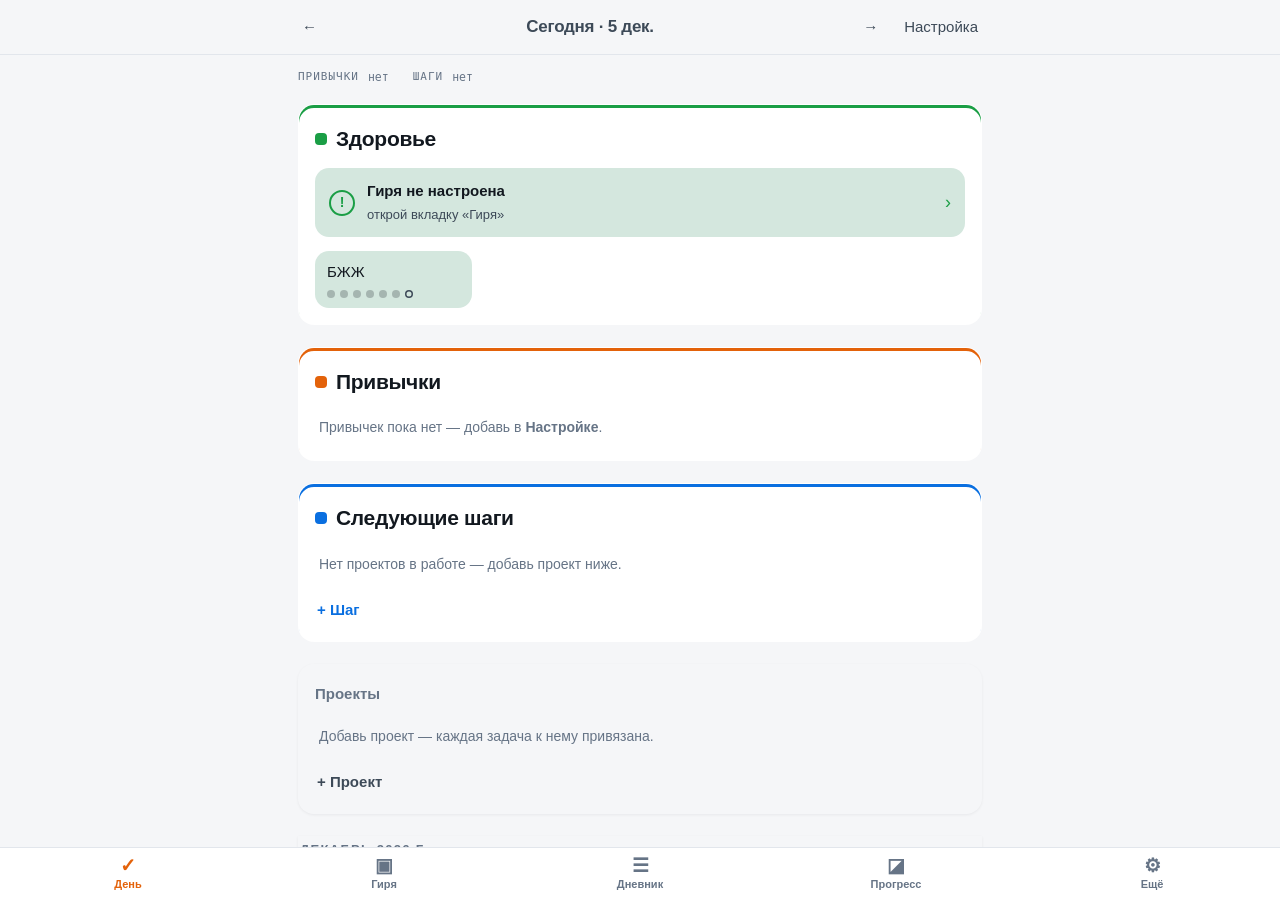
<file: index.html>
<!DOCTYPE html>
<html lang="ru">
<head>
<meta charset="utf-8">
<meta name="viewport" content="width=device-width, initial-scale=1, viewport-fit=cover, maximum-scale=1">
<title>Гиря каждый день</title>
<meta name="description" content="Ежедневная гиревая практика: план на сегодня, таймер, дневник и автоматическая прогрессия нагрузки.">
<meta name="theme-color" content="#0d1117">
<meta name="apple-mobile-web-app-capable" content="yes">
<meta name="apple-mobile-web-app-status-bar-style" content="black-translucent">
<meta name="apple-mobile-web-app-title" content="Гиря">
<link rel="manifest" href="./manifest.webmanifest">
<link rel="icon" href="./icons/icon.svg" type="image/svg+xml">
<link rel="apple-touch-icon" href="./icons/icon-192.png">
<link rel="stylesheet" href="./css/styles.css?v=90">
</head>
<body>
  <div class="app">
    <header class="topbar">
      <div class="topbar-in">
        <div>
          <div class="topbar-title" id="topTitle">Сегодня</div>
          <div class="topbar-sub" id="topSub"></div>
        </div>
        <button class="icon-btn" id="topAction" hidden></button>
      </div>
    </header>

    <main id="screen" class="screen"></main>
    <!-- «День»: привычки, задачи, проекты, месяц — отдельная страница в рамке,
         со своими стилями и логикой; данные общие, сайт тот же -->
    <iframe id="dayFrame" class="day-frame" title="День" hidden></iframe>

    <div id="restbar" class="restbar" hidden></div>

    <nav class="tabs">
      <button class="tab is-active" data-tab="day"><span class="ti">✓</span>День</button>
      <button class="tab" data-tab="today"><span class="ti">▣</span>Гиря</button>
      <button class="tab" data-tab="history"><span class="ti">☰</span>Дневник</button>
      <button class="tab" data-tab="progress"><span class="ti">◪</span>Прогресс</button>
      <button class="tab" data-tab="settings"><span class="ti">⚙</span>Ещё</button>
    </nav>
  </div>

  <div id="sheetWrap" class="sheet-wrap" hidden>
    <div class="sheet-backdrop" data-close="1"></div>
    <div class="sheet" id="sheet"></div>
  </div>

  <div id="toast" class="toast" hidden></div>

  <script type="module" src="./js/app.js?v=90"></script>
  <script>
    // Если модуль не загрузился (обрыв связи, сбой хостинга), экран остаётся пустым
    // и человек не понимает, что произошло. Показываем понятное сообщение.
    window.__kbdBooted = false;
    setTimeout(function () {
      if (window.__kbdBooted) return;
      var s = document.getElementById('screen');
      if (!s || s.children.length) return;
      s.innerHTML = '<div class="card"><h2>Не загрузилось</h2>' +
        '<p class="muted">Похоже, оборвалась связь при первом запуске. Проверь интернет и обнови страницу — дальше приложение будет работать и без него.</p>' +
        '<button class="btn" onclick="location.reload()">Обновить</button></div>';
    }, 5000);
  </script>
</body>
</html>
</file>
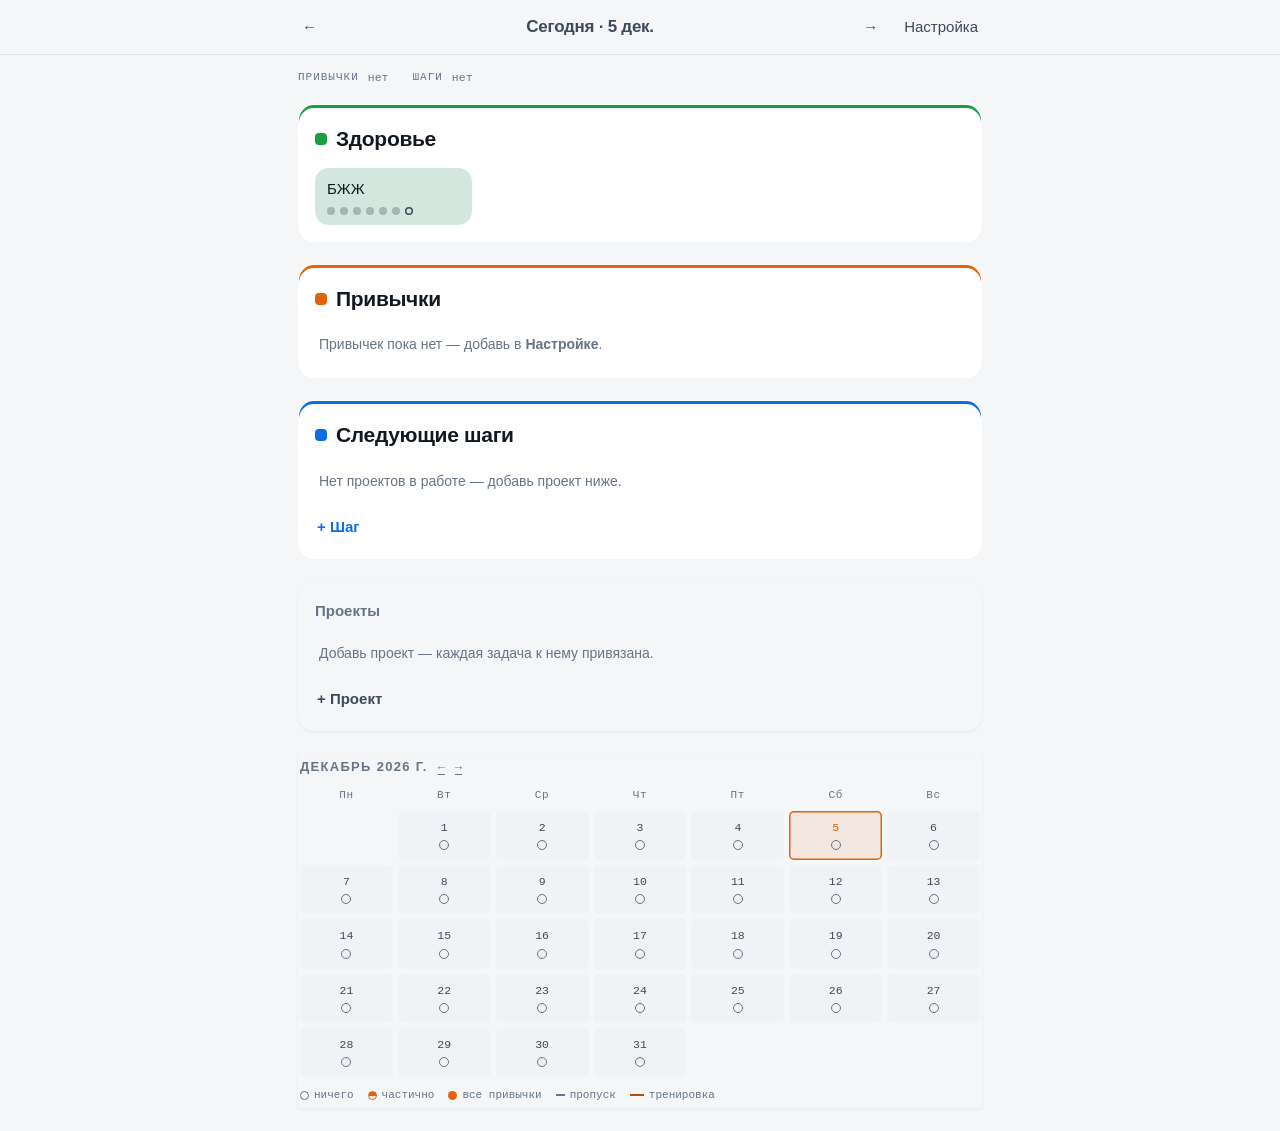
<file: day/index.html>
<!doctype html>
<html lang="en">
<head>
<meta charset="utf-8">
<meta name="viewport" content="width=device-width,initial-scale=1,viewport-fit=cover">
<title>День</title>
<style>
:root{
  --bg:#0d1117; --surface:#171e27; --surface-2:#1e2733; --line:#2a3441;
  --ink:#e8edf3; --ink-2:#b3bfcc; --ink-3:#8b98a8;
  --accent:#ff7a1a; --accent-ink:#ff9a4d; --accent-soft:rgba(255,122,26,.15);
  --now:#ff7a1a; --now-soft:rgba(255,122,26,.13); --warn-soft:rgba(210,153,34,.16);
  --good:#3fb950; --warn:#d29922; --crit:#f0563f; --on-accent:#fff;
  --r:10px;
  --f-display:-apple-system,BlinkMacSystemFont,"Segoe UI",Roboto,"Helvetica Neue",Arial,sans-serif;
  --f-body:-apple-system,BlinkMacSystemFont,"Segoe UI",Roboto,"Helvetica Neue",Arial,sans-serif;
  --f-mono:ui-monospace,SFMono-Regular,Menlo,monospace;
}
@media (prefers-color-scheme:light){
  :root{
    --bg:#f5f6f8; --surface:#ffffff; --surface-2:#f0f2f5; --line:#e2e6ec;
    --ink:#12181f; --ink-2:#3d4a58; --ink-3:#667486;
    --accent:#e3620a; --accent-ink:#b84f07; --accent-soft:rgba(227,98,10,.12);
    --now:#e3620a; --now-soft:rgba(227,98,10,.1); --warn-soft:rgba(210,153,34,.15);
    --warn:#9a6700; --crit:#cf222e;
  }
}
*{box-sizing:border-box}
body{background:var(--bg);color:var(--ink);font-family:var(--f-body);font-size:15px;line-height:1.5;-webkit-font-smoothing:antialiased}
h1,h2,h3{font-family:var(--f-display);margin:0;text-wrap:balance}
button,input,textarea,select{font:inherit;color:inherit}
:focus-visible{outline:2px solid var(--accent);outline-offset:2px}
@media (prefers-reduced-motion:reduce){*{transition:none!important;animation:none!important}}

.wrap{max-width:1120px;margin:0 auto;padding:0 18px 56px}

/* ---- header ---- */
header{position:sticky;top:0;z-index:5;background:var(--bg);border-bottom:1px solid var(--line)}
.hbar{max-width:1120px;margin:0 auto;padding:14px 18px;display:flex;align-items:center;gap:16px;flex-wrap:wrap}
.brand{font-family:var(--f-display);font-weight:700;font-size:17px;letter-spacing:-.02em}
.brand span{color:var(--accent);font-family:var(--f-mono);font-weight:500}
.datenav{display:flex;align-items:center;gap:2px;margin-left:auto}
.tools{display:flex;align-items:center;gap:2px}
.datelabel{font-family:var(--f-display);font-weight:600;font-size:19px;letter-spacing:-.015em;
  min-width:200px;text-align:center;font-variant-numeric:tabular-nums;color:var(--ink);white-space:nowrap}
.ghost{background:none;border:1px solid transparent;border-radius:var(--r);padding:5px 9px;cursor:pointer;color:var(--ink-2)}
.ghost:hover{background:var(--surface-2);color:var(--ink)}
#syncbtn{font-family:var(--f-mono);font-size:12px;letter-spacing:.02em}
#syncbtn[data-state="ok"]{color:var(--accent-ink)}
#syncbtn[data-state="err"]{color:var(--crit)}

/* ---- the day at a glance ---- */
.band{display:flex;align-items:center;gap:20px;flex-wrap:wrap;padding:14px 0 2px}
.pips{display:flex;gap:24px;flex-wrap:wrap;align-items:center}
.pgroup{display:flex;align-items:center;gap:9px}
.plabel{font-family:var(--f-mono);font-size:11px;text-transform:uppercase;letter-spacing:.09em;color:var(--ink-3)}
.segs{display:flex;gap:3px}
.segs i{display:block;width:14px;height:5px;border-radius:2px;background:var(--surface-2)}
.segs i.on{background:var(--accent)}
.pcount{font-family:var(--f-mono);font-size:11.5px;color:var(--ink-2);font-variant-numeric:tabular-nums}
.pgroup.none .pcount{color:var(--ink-3)}
/* abstinence runs: the hardest commitments, so the most visible numbers */
.runs{display:flex;flex-wrap:wrap;gap:6px 8px;width:100%;align-items:baseline}
button.run{background:var(--surface-2);border:0;border-radius:100px;padding:3px 10px 3px 11px;cursor:pointer;font:inherit;color:inherit}
button.run:hover{background:var(--now-soft)}
button.run.slipped{box-shadow:inset 0 0 0 1.5px var(--crit)}
li.row.slipped .sched{color:var(--crit)}
.rlabel{font-size:13px;color:var(--ink-2)}
.run .pcount b{font-family:var(--f-display);font-size:17px;font-weight:700;color:var(--accent-ink);margin-right:1px}
.run.zero .pcount b{color:var(--crit)}
.run.held .pcount b{color:var(--accent)}
.nudge{width:100%;text-align:left;color:var(--warn)}

/* ---- layout ---- */
main{display:grid;gap:18px;grid-template-columns:1fr;padding-top:16px;align-items:start}
.col{display:flex;flex-direction:column;gap:18px;min-width:0}
@media (min-width:920px){
  main{grid-template-columns:minmax(0,1.05fr) minmax(0,1fr)}
  .bare{grid-column:1/-1}
}
section{background:var(--surface);border:1px solid var(--line);border-radius:10px;padding:16px 16px 14px;display:flex;flex-direction:column;gap:12px}
/* standing reference, not today's input: recessed instead of raised */
section.quiet{background:transparent}
section.bare{background:transparent;border:0;border-radius:0;padding:4px 2px;gap:10px}
.shead{display:flex;align-items:baseline;gap:10px}
.shead h2{font-size:13px;font-weight:600;letter-spacing:.1em;text-transform:uppercase;color:var(--ink)}
.quiet .shead h2,.bare .shead h2{color:var(--ink-3)}
.shead .meta{margin-left:auto;font-family:var(--f-mono);font-size:12px;color:var(--ink-3);font-variant-numeric:tabular-nums}
.link{background:none;border:0;padding:0;cursor:pointer;font-family:var(--f-mono);font-size:12px;color:var(--ink-3);text-decoration:underline;text-underline-offset:3px}
.link:hover{color:var(--accent-ink)}

/* ---- check rows ---- */
ul{list-style:none;margin:0;padding:0;display:flex;flex-direction:column}
li.row{display:flex;align-items:flex-start;gap:10px;padding:7px 4px;border-bottom:1px solid var(--line);flex-wrap:wrap}
li.row:last-child{border-bottom:0}
li.row label{display:flex;align-items:flex-start;gap:10px;flex:1;cursor:pointer;min-width:0}
input[type=checkbox]{accent-color:var(--accent);width:17px;height:17px;margin:2px 0 0;flex:none;cursor:pointer}
.txt{min-width:0;overflow-wrap:anywhere}
.done>label .txt,.done .txt{color:var(--ink-3);text-decoration:line-through}
.x{background:none;border:0;color:var(--ink-3);cursor:pointer;padding:0 2px;font-size:15px;line-height:1.2;flex:none}
.x:hover{color:var(--crit)}
.empty{color:var(--ink-3);font-size:14px;padding:6px 4px}

/* habits + workout: groups and sub-items */
.group{flex-direction:column;align-items:stretch;gap:0}
.group>label{padding:0}
.kids{padding:2px 0 4px 27px;border-left:1px solid var(--line);margin:4px 0 2px 8px}
.kids li.row{padding:5px 4px;border-bottom:0}
.kids .txt{font-size:14px}
.count{font-family:var(--f-mono);font-size:11.5px;color:var(--ink-3);font-variant-numeric:tabular-nums;flex:none;align-self:center}
/* a section heading inside the habit list: morning, evening */
li.sect{display:flex;align-items:baseline;gap:10px;padding:14px 4px 5px;border-bottom:1px solid var(--line)}
li.sect:first-child{padding-top:0}
li.sect.folded{border-bottom:0;padding-bottom:0}
.sname{font-family:var(--f-mono);font-size:11px;letter-spacing:.09em;text-transform:uppercase;color:var(--ink-3)}
li.sect .count,li.sect .link{margin-left:auto}
/* not wanted today: still visible, but out of the count */
li.row.off>label{opacity:.45}
li.row.off input[type=checkbox]{accent-color:var(--ink-3)}
.sched,.age{font-family:var(--f-mono);font-size:11px;color:var(--ink-3);flex:none;align-self:center;white-space:nowrap}
.age{color:var(--warn)}
.cell .dot.skip{width:10px;height:2px;border-radius:2px;border:0;background:var(--ink-3)}

/* ---- forms ---- */
form.add{display:flex;gap:8px;flex-wrap:wrap}
input[type=text],input[type=number],input[type=date],input[type=time],textarea,select.plain{background:var(--bg);border:1px solid var(--line);border-radius:var(--r);padding:7px 10px}
input[type=text]{flex:1;min-width:120px}
input[type=number]{width:88px;font-family:var(--f-mono);font-variant-numeric:tabular-nums}
.btn{background:var(--accent);color:var(--on-accent);border:0;border-radius:var(--r);padding:7px 14px;font-weight:600;cursor:pointer}
.btn:hover{filter:brightness(1.06)}
.btn.quiet{background:var(--surface-2);color:var(--ink)}

/* ---- projects ---- */
select.chip,select.status{appearance:none;-webkit-appearance:none;border:1px solid var(--line);background:var(--surface-2);
  border-radius:100px;padding:2px 10px;font-family:var(--f-mono);font-size:11px;letter-spacing:.02em;
  color:var(--ink-2);cursor:pointer;line-height:1.6}
select.chip{max-width:160px;text-overflow:ellipsis;flex:none;align-self:center}
select.status{width:90px;flex:none}
.s-active{border-color:var(--accent);color:var(--accent-ink);background:var(--accent-soft)}
.s-hold{border-color:var(--warn);color:var(--warn);background:var(--warn-soft)}
.s-done{color:var(--ink-3);border-color:var(--line);background:var(--surface-2)}
.prow{display:flex;gap:10px;align-items:center;padding:7px 4px;border-bottom:1px solid var(--line)}
.prow:last-of-type{border-bottom:0}
.pname{flex:1;min-width:0;overflow-wrap:anywhere}
.prow .s-done+.pname{color:var(--ink-3);text-decoration:line-through}
.open{font-family:var(--f-mono);font-size:11.5px;color:var(--ink-3);font-variant-numeric:tabular-nums;white-space:nowrap}
.open.stale{color:var(--warn)}

/* ---- calendar ---- */
.cal{display:grid;grid-template-columns:repeat(7,1fr);gap:5px}
.cal .dow{font-family:var(--f-mono);font-size:11px;color:var(--ink-3);text-align:center;letter-spacing:.06em;padding-bottom:2px}
.cell{border:0;border-radius:5px;background:var(--surface-2);
  display:flex;flex-direction:column;align-items:center;justify-content:center;gap:4px;cursor:pointer;position:relative;padding:8px 2px 10px}
.cell:hover{background:var(--now-soft)}
.cell.blank{background:none;cursor:default}
.cell .d{font-family:var(--f-mono);font-size:11.5px;color:var(--ink-2);font-variant-numeric:tabular-nums}
.cell .dot{width:10px;height:10px;border-radius:100px;border:1.5px solid var(--ink-3);background:transparent}
.cell .dot.part{background:linear-gradient(var(--accent) 50%,transparent 50%);border-color:var(--accent)}
.cell .dot.full{background:var(--accent);border-color:var(--accent)}
.cell.today{box-shadow:inset 0 0 0 1.5px var(--now)}
.cell.sel{background:var(--now-soft)}
.cell.sel .d{color:var(--now)}
.cell .w{position:absolute;bottom:3px;width:14px;height:2px;background:var(--accent-ink);border-radius:2px}
.legend{display:flex;gap:14px;flex-wrap:wrap;font-family:var(--f-mono);font-size:11px;color:var(--ink-3)}
.legend span{display:flex;align-items:center;gap:5px}

/* ---- narrow screens ---- */
@media (max-width:560px){
  /* brand and tools share the first line; the date gets a full line to itself,
     so it never wraps mid-phrase */
  .hbar{gap:6px 10px;padding:10px 16px}
  .tools{order:2;margin-left:auto}
  .datenav{order:3;width:100%;margin-left:0;gap:4px}
  .datelabel{flex:1;min-width:0;font-size:17px;overflow:hidden;text-overflow:ellipsis}
  #today{display:none}                     /* the date itself jumps to today */
  .wrap{padding-left:max(14px,env(safe-area-inset-left));padding-right:max(14px,env(safe-area-inset-right))}
  main{gap:14px;padding-top:12px}
  section{padding:14px 14px 12px;gap:10px}
  /* the first screen is for ticking: keep the affirmation and the summary tight */
  #creed{font-size:14px;line-height:1.35;padding:9px 4px}   /* id: the base .creed rule sits later in the sheet */
  .band{gap:6px 12px;padding:10px 0 0}
  .run .of{display:none}                   /* "Без кальяна 5" — the "of 30" is on the row */
  .runs{gap:4px 5px}
  button.run{padding:2px 8px}
  .rlabel{font-size:12px}
  .pips{gap:4px 12px}
  .pips .segs{display:none}               /* the count says it; the bars don't fit one row */
  .plabel{letter-spacing:.05em}

  /* only the task form needs a second row; a name-plus-Add form stays on one */
  #taskform input[type=text]{flex:1 0 100%}
  #taskproj{flex:1 1 auto;max-width:none;margin-left:0}
  form.add .btn{flex:none}

  /* project name first, then its status line */
  .prow{flex-wrap:wrap;row-gap:6px}
  .pname{flex:1 0 100%;order:-1}
  .prow .x{margin-left:auto}
}

/* ---- dialog ---- */
dialog{border:1px solid var(--line);border-radius:12px;background:var(--surface);color:var(--ink);
  max-width:620px;width:calc(100% - 32px);padding:0}
dialog::backdrop{background:#0006}
.dwrap{padding:18px;display:flex;flex-direction:column;gap:16px;max-height:82vh;overflow:auto}
.dwrap h3{font-size:13px;letter-spacing:.1em;text-transform:uppercase;color:var(--ink-2);font-weight:600}
.field{display:flex;flex-direction:column;gap:5px}
.field label{font-family:var(--f-mono);font-size:11.5px;color:var(--ink-3);letter-spacing:.04em}
textarea{width:100%;font-family:var(--f-mono);font-size:13px;line-height:1.6;resize:vertical}
.wk{display:grid;grid-template-columns:1fr 1fr;gap:10px}
@media (max-width:620px){.wk{grid-template-columns:1fr}.gauges{grid-template-columns:1fr}}
.drow{display:flex;gap:8px;justify-content:flex-end;position:sticky;bottom:0;background:var(--surface);padding-top:4px}
.hint{font-size:13px;color:var(--ink-3);margin:2px 0 6px}
.creed{margin:0;padding:20px 4px;border-top:0;border-top:1px solid var(--line);border-bottom:1px solid var(--line);
  font-family:var(--f-display);font-size:17px;font-weight:500;letter-spacing:-.01em;line-height:1.4;
  text-align:center;color:var(--ink);white-space:pre-wrap;text-wrap:balance}
.warnbar{font-family:var(--f-mono);font-size:12px;color:var(--warn);padding:8px 12px;border:1px solid var(--line);border-radius:var(--r);background:var(--surface);margin-top:18px}

/* ---- standalone app shell ---- */
html{background:var(--bg)}
body{margin:0}
[hidden]{display:none!important}
header{padding-top:env(safe-area-inset-top)}
.wrap{padding-left:max(18px,env(safe-area-inset-left));padding-right:max(18px,env(safe-area-inset-right));
  padding-bottom:calc(56px + env(safe-area-inset-bottom))}
@media (max-width:560px){
  .wrap{padding-left:max(16px,env(safe-area-inset-left));padding-right:max(16px,env(safe-area-inset-right))}
}
.dataio{display:flex;gap:8px;flex-wrap:wrap;align-items:center}

/* ---- inside Гиря ----
   One column at Гиря's width, its corners, and a single header row: the brand
   and "Today" are gone (the date itself jumps to today), so date and Настройка
   share one line on every screen size. Last in the sheet on purpose. */
.hbar,.wrap{max-width:720px}
main{grid-template-columns:1fr}
.bare{grid-column:auto}
section{border-radius:16px}
.hbar{flex-wrap:nowrap;gap:6px;padding:8px 12px}
.datenav{order:0;width:auto;flex:1;margin:0;gap:2px}
.datelabel{flex:1;min-width:0;font-size:17px;overflow:hidden;text-overflow:ellipsis}
.tools{order:0;margin-left:0}
header{padding-top:0}
.wrap{padding-bottom:24px}
.kbstatus{display:flex;align-items:center;gap:12px;width:100%;text-align:left;background:none;border:0;
  padding:4px 2px;cursor:pointer;font:inherit;color:inherit}
.kbstatus .mark{flex:none;width:26px;height:26px;border-radius:100px;display:grid;place-items:center;
  font-size:14px;font-weight:700;border:2px solid var(--line);color:var(--ink-3)}
.kbstatus.done .mark{background:var(--accent);border-color:var(--accent);color:var(--on-accent)}
.kbstatus.active .mark{border-color:var(--accent);color:var(--accent)}
.kbstatus .t{font-weight:600}
.kbstatus .d{font-size:13px;color:var(--ink-3)}
.kbstatus .go{margin-left:auto;color:var(--ink-3);font-size:18px}
/* habits are tiles, not a to-do list: a done one fills with colour and stays,
   and seven dots underneath show the week rather than just today */
ul.tiles{display:grid;grid-template-columns:repeat(auto-fill,minmax(148px,1fr));gap:8px}
ul.tiles>li.sect,ul.tiles>.empty,.tile.group{grid-column:1/-1}
ul.tiles>li.sect{padding:10px 2px 0;border:0}
ul.tiles>li.sect:first-child{padding-top:0}
ul.tiles .txt{text-decoration:none;color:inherit}
.tile{position:relative;border:1px solid var(--line);border-radius:12px;background:var(--bg)}
.tile>label{display:flex;flex-direction:column;align-items:flex-start;gap:6px;padding:10px 12px;cursor:pointer;height:100%;box-sizing:border-box}
.tile input[type=checkbox]{position:absolute;opacity:0;width:1px;height:1px;margin:0;pointer-events:none}
.tile:has(input:focus-visible),.kid:has(input:focus-visible){outline:2px solid var(--accent);outline-offset:2px}
.tile.done{background:var(--accent-soft);border-color:var(--accent)}
.tile.done>label{color:var(--accent-ink)}
.tile.off{opacity:.5}
.tile.slipped{border-color:var(--crit)}
.tile .sched{align-self:flex-start}
.tile.group>label{flex-direction:row;align-items:baseline;padding-bottom:6px;height:auto}
.tile.group .count{margin-left:auto}
.tile.group>label .sched{align-self:baseline}
.chips{display:flex;flex-wrap:wrap;gap:6px;padding:0 12px 2px}
.kid{position:relative;border-radius:100px}
.kid>label{display:flex;gap:6px;align-items:baseline;border:1px solid var(--line);border-radius:100px;padding:4px 11px;cursor:pointer;font-size:14px;background:var(--bg)}
.kid.done>label{background:var(--accent);border-color:var(--accent);color:var(--on-accent)}
.kid.done .sched{color:inherit;opacity:.85}
.kid.off>label{opacity:.5}
.kid.slipped>label{border-color:var(--crit)}
.tile.group>.dots{padding:6px 12px 10px}
.dots{display:flex;gap:4px}
.dots i{width:7px;height:7px;border-radius:100px;background:color-mix(in srgb,var(--ink-3) 45%,transparent)}
.dots i.d{background:var(--accent)}
.dots i.o{background:none;box-shadow:inset 0 0 0 1px var(--line)}
.dots i.t{background:none;box-shadow:inset 0 0 0 1.5px var(--ink-3)}
/* what it's for, and its piggy bank */
.why{font-size:12.5px;line-height:1.35;font-style:italic;color:var(--ink-2)}
.bank{font-family:var(--f-mono);font-size:12px;color:var(--ink-2)}
.bank b{color:var(--accent-ink);font-weight:600}
.bar{display:block;align-self:stretch;height:4px;border-radius:4px;background:var(--surface-2);overflow:hidden}
.bar i{display:block;height:100%;min-width:2px;background:var(--accent)}
.kid.rich{flex-basis:100%}
.tile>.more{display:flex;flex-direction:column;align-items:flex-start;gap:4px;padding:0 12px 10px}
.tile:has(>.more)>label{height:auto;padding-bottom:8px}
.tile:has(>.more){grid-column:1/-1}      /* a bank needs the width */
.more .link{margin-top:2px}
button.dep{background:none;border:0;padding:0;cursor:pointer;font:inherit;font-size:12.5px;color:var(--ink-2);text-align:left}
button.dep::before{content:"✓ ";color:var(--accent)}
.kid .more{display:flex;flex-direction:column;align-items:flex-start;gap:4px;padding:6px 4px 4px 12px}
.tile.group>.more{display:flex;flex-direction:column;gap:4px;padding:0 12px 8px}
/* next steps: grouped under the project they move */
#tasks li.sect:first-child{padding-top:0}
li.nostep .link{color:var(--warn);text-align:left}

/* ---- look ----
   After Apple Health and Streaks: each block has its own colour and a real title,
   done things fill with that colour, and depth comes from stepped surfaces
   (page → card → tile) instead of a border around everything. */
:root{--tile:#212a36;--c-health:#30d158;--c-steps:#4ea1ff;--c-pay:#ffc53d;--on-hue:#0d1117}
@media (prefers-color-scheme:light){:root{--tile:#f0f2f5;--c-health:#1a9e45;--c-steps:#0a6fe0;--c-pay:#b26a00;--on-hue:#fff}}
.blk-health{--hue:var(--c-health)}
.blk-habits{--hue:var(--accent)}
.blk-steps{--hue:var(--c-steps)}
.blk-pay{--hue:var(--c-pay)}
.blk-pay input[type=checkbox]{accent-color:var(--hue)}
.pwhen{font-family:var(--f-mono);font-size:12px;color:var(--ink-2);flex:none;align-self:center;white-space:nowrap}
.pwhen.now{color:var(--hue)}
.pwhen.late{color:var(--crit)}
main{gap:22px}
section{border-color:transparent;padding:18px 16px 16px;gap:14px}
@media (prefers-color-scheme:light){section{box-shadow:0 1px 3px rgba(16,24,40,.06)}}
section[class*="blk-"] .shead h2{font-size:21px;font-weight:700;letter-spacing:-.015em;text-transform:none;display:flex;align-items:center;gap:9px}
section[class*="blk-"] .shead h2::before{content:"";width:12px;height:12px;border-radius:4px;background:var(--hue)}
section[class*="blk-"]{box-shadow:inset 0 3px 0 var(--hue)}
section[class*="blk-"] .shead .meta{color:var(--hue)}
.quiet .shead h2{font-size:15px;text-transform:none;letter-spacing:0}

/* tiles: a step up from the card, no outline; done = the block's colour */
/* not done yet still wears its block's colour, faintly, so a fresh morning isn't grey */
.tile,.kbstatus{border:0;background:color-mix(in srgb,var(--hue,var(--ink-3)) 13%,var(--tile));border-radius:14px}
/* the week's dots have to read on a tinted tile: bigger, and neutral against the tint */
.dots{gap:5px}
.dots i{width:8px;height:8px}
.tile:not(.done) .dots i:not(.d):not(.o):not(.t){background:color-mix(in srgb,var(--ink) 24%,transparent)}
.tile:not(.done) .dots i.o{box-shadow:inset 0 0 0 1.5px color-mix(in srgb,var(--ink) 32%,transparent)}
.tile:not(.done) .dots i.t{box-shadow:inset 0 0 0 1.5px var(--ink-2)}
.tile.done{background:var(--hue);color:var(--on-hue)}
.tile.done>label{color:inherit}
.tile.done .sched,.tile.done .why,.tile.done .bank,.tile.done button.dep,.tile.done .more .link{color:inherit;opacity:.85}
.tile.done .bank b{color:inherit}
.tile.done .dots i{background:rgba(0,0,0,.22);box-shadow:none}
.tile.done .dots i.d{background:var(--on-hue)}
.tile.done .bar{background:rgba(0,0,0,.2)}
.tile.done .bar i{background:var(--on-hue)}
.tile.slipped{box-shadow:inset 0 0 0 1.5px var(--crit)}
.dots i.d{background:var(--hue)}
.bar i{background:var(--hue)}
.bank b{color:var(--hue)}
.more .link{color:var(--hue)}
/* a group isn't filled — its chips are — or the two would blur into one */
.tile.group.done{background:color-mix(in srgb,var(--hue) 13%,var(--tile));color:var(--ink)}
.tile.group.done>label .txt,.tile.group.done .count{color:var(--hue);opacity:1}
.tile.group.done>.dots i{background:color-mix(in srgb,var(--ink-3) 45%,transparent)}
.tile.group.done>.dots i.d{background:var(--hue)}
.kid>label{border:0;background:color-mix(in srgb,var(--hue) 8%,var(--surface))}
.kid.done>label{background:var(--hue);color:var(--on-hue)}
.kid.slipped>label{box-shadow:inset 0 0 0 1.5px var(--crit)}
ul.tiles>li.sect .sname{color:var(--ink-2)}

/* Гиря's line in Health: a row of its own, the same step up as a tile */
.kbstatus{padding:12px 14px}
.kbstatus.done .mark{background:var(--hue);border-color:var(--hue);color:var(--on-hue)}
.kbstatus.active .mark{border-color:var(--hue);color:var(--hue)}
/* on the green tint the default greys wash out: the program name and the ring need contrast */
.kbstatus .d{color:var(--ink-2)}
.kbstatus .mark{border-color:var(--hue);color:var(--hue)}
.kbstatus .go{color:var(--hue)}

/* steps: rows on the card, the checkbox in the block's colour */
.blk-steps input[type=checkbox]{accent-color:var(--hue)}
#tasks li.sect .sname{color:var(--hue)}

/* adding is a button until it's needed; the field is recessed below the card */
details.adder>summary{list-style:none;cursor:pointer;font-weight:600;color:var(--hue,var(--ink-2));padding:4px 2px;width:max-content}
details.adder>summary::-webkit-details-marker{display:none}
details.adder[open]>summary{margin-bottom:10px}
form.add input[type=text],form.add select.chip{background:var(--bg);border:1px solid var(--line);border-radius:12px;min-height:44px}
form.add input[type=text]{padding:10px 12px}
form.add input[type=text]:focus{outline:none;border-color:var(--hue,var(--accent))}
form.add select.chip{padding:0 12px;font-size:12px}
form.add .btn{border-radius:12px;min-height:44px;padding:0 18px;background:var(--hue,var(--accent));color:var(--on-hue)}
.quiet form.add .btn{color:var(--on-accent)}
/* BJJ: what the class was about */
.tags{display:flex;flex-wrap:wrap;gap:6px}
.tag{border:0;border-radius:100px;padding:6px 12px;font:inherit;font-size:13px;cursor:pointer;
  background:color-mix(in srgb,var(--ink) 10%,transparent);color:inherit}
.tile.done .tag{background:rgba(0,0,0,.18)}
.tile.done .tag.on{background:var(--on-hue);color:var(--hue)}
.tile input.note{width:100%;min-height:42px;border:0;border-radius:10px;padding:9px 12px;margin-top:4px;
  background:rgba(0,0,0,.18);color:inherit;font-size:15px}
.tile input.note::placeholder{color:inherit;opacity:.65}
.tile input.note:focus{outline:2px solid var(--on-hue);outline-offset:0}
</style>
</head>
<body>

<header>
  <div class="hbar">
    <nav class="datenav">
      <button class="ghost" id="prev" aria-label="Предыдущий день">&larr;</button>
      <button class="ghost datelabel" id="dlabel" title="К сегодняшнему дню">&mdash;</button>
      <button class="ghost" id="next" aria-label="Следующий день">&rarr;</button>
    </nav>
    <span class="tools">
      <button class="ghost" id="today" hidden>Сегодня</button>
      <button class="ghost" id="syncbtn" data-state="off" title="Синхронизация через GitHub" hidden>Синхр.</button>
      <button class="ghost" id="settings" title="Привычки, аффирмация, напоминание, копия">Настройка</button>
    </span>
  </div>
</header>

<div class="wrap">
  <div class="creed" id="creed" hidden></div>
  <div class="band">
    <div class="pips" id="pips"></div>
    <div class="runs" id="runs" hidden></div>
    <button class="link nudge" id="nudge" hidden></button>
  </div>
  <div id="offline"></div>
  <main>
    <section class="blk-pay" id="paysec" hidden>
      <div class="shead"><h2>Платежи</h2><div class="meta" id="paymeta"></div></div>
      <ul id="pays"></ul>
    </section>

    <section id="trainsec" class="blk-health">
      <div class="shead"><h2>Здоровье</h2><div class="meta" id="wmeta"></div></div>
      <button type="button" class="kbstatus" id="kbstatus"></button>
      <ul class="tiles" id="health"></ul>
    </section>

    <section class="blk-habits">
      <div class="shead"><h2>Привычки</h2><div class="meta" id="hmeta"></div></div>
      <ul class="tiles" id="habits"></ul>
      <button class="link" id="skip" hidden></button>
    </section>

    <section class="blk-steps">
      <div class="shead"><h2>Следующие шаги</h2><div class="meta" id="tmeta"></div></div>
      <ul id="tasks"></ul>
      <details class="adder" id="stepadder"><summary>+ Шаг</summary>
        <form class="add" id="taskform">
          <input type="text" id="tasktext" placeholder="Что конкретно сделать" autocomplete="off">
          <select id="taskproj" class="chip" aria-label="Проект"></select>
          <button class="btn" type="submit" id="addtask">Добавить</button>
        </form>
      </details>
    </section>

    <section class="quiet">
      <div class="shead"><h2>Проекты</h2><div class="meta" id="pmeta"></div></div>
      <div id="projects"></div>
      <details class="adder"><summary>+ Проект</summary>
        <form class="add" id="projform">
          <input type="text" id="projname" placeholder="Название проекта" autocomplete="off">
          <button class="btn" type="submit">Добавить</button>
        </form>
      </details>
    </section>

    <section class="bare">
      <div class="shead"><h2 id="calhead">Месяц</h2>
        <button class="link" id="calprev" aria-label="Предыдущий месяц">&larr;</button>
        <button class="link" id="calnext" aria-label="Следующий месяц">&rarr;</button>
        <div class="meta" id="cmeta"></div></div>
      <div class="cal" id="cal"></div>
      <div class="legend">
        <span><i style="display:inline-block;width:9px;height:9px;border-radius:100px;border:1.5px solid var(--ink-3)"></i> ничего</span>
        <span><i style="display:inline-block;width:9px;height:9px;border-radius:100px;background:linear-gradient(var(--accent) 50%,transparent 50%);border:1.5px solid var(--accent)"></i> частично</span>
        <span><i style="display:inline-block;width:9px;height:9px;border-radius:100px;background:var(--accent)"></i> все привычки</span>
        <span><i style="display:inline-block;width:9px;height:2px;background:var(--ink-3)"></i> пропуск</span>
        <span><i style="display:inline-block;width:14px;height:2px;background:var(--accent-ink)"></i> тренировка</span>
      </div>
    </section>
  </main>
</div>

<dialog id="dlg">
  <form method="dialog" class="dwrap" id="setupform">
    <div>
      <h3>Привычки</h3>
      <p class="hint">По одной на строку. Два пробела в начале — подпункт; родитель отмечается сам, когда отмечены все подпункты.
        Строка с <code>#</code> — заголовок: <code># Вечер @18</code> держит всё под ним свёрнутым до 18:00, чтобы вечернее
        не отмечалось наугад с утра. Всё под <code># Здоровье</code> показывается в блоке «Здоровье».
        Строка <code>ради: …</code> под привычкой — зачем она тебе; видна на плитке и при срыве. Строка
        <code>копилка: +2000 ₽ до 4200000</code> — что откладывает каждый выполненный день (единица любая: <code>+30 мин</code>,
        <code>+1 стр.</code>; сумму и «до …» можно не писать). Кнопка «+ отложить» — захотел купить и не купил:
        пишешь что и сколько, сумма ложится в копилку. У копилки может быть имя — <code>копилка Tank 300: …</code> —
        тогда строки с одинаковым именем копят в одну. Обе можно менять когда угодно — история не трогается.
        В конце строки: <code>@пн,ср,пт</code> или <code>@mon,wed,fri</code> — по этим дням, <code>@3x</code> — три раза в неделю,
        <code>@30/30</code> — курс: 30 дней приём, 30 перерыв, от первого дня, когда отметил, <code>@30d</code> — 30 дней подряд
        без срыва, при срыве счёт начинается заново. Без хвоста привычка — каждый день.
        Если меняешь только формулировку и не добавляешь и не удаляешь строки в той же правке, история сохраняется.</p>
      <textarea id="fhabits" rows="12"></textarea>
    </div>
    <div>
      <h3>Платежи</h3>
      <p class="hint">По одному на строку: <code>Интернет 800 ₽ @15</code> — каждый месяц 15-го,
        <code>КАСКО 38000 ₽ @12.03</code> — раз в год, 12 марта. Если в месяце нет такого числа — в последний день.
        За неделю до срока платёж появляется наверху «Дня», там же отмечаешь «оплачено».
        «В календарь» кладёт их в календарь телефона с напоминанием накануне и в день оплаты. Поменял список —
        нажми ещё раз, события обновятся; удалённый платёж из календаря убери вручную.</p>
      <textarea id="fpay" rows="5" placeholder="Интернет 800 ₽ @15"></textarea>
      <div class="dataio" style="margin-top:8px">
        <button type="button" class="btn quiet" id="fpayics">В календарь</button>
        <span class="hint" id="fpay-note" style="margin:0"></span>
      </div>
    </div>
    <div>
      <h3>Аффирмация</h3>
      <p class="hint">Строка вверху каждого дня. Её и читает привычка про аффирмации.</p>
      <textarea id="fcreed" rows="3"></textarea>
    </div>
    <div>
      <h3>Напоминание</h3>
      <p class="hint">Ежедневное событие в календаре телефона — напоминает сам календарь: у приложения нет сервера,
        чтобы присылать уведомления. Можно добавить утреннее и вечернее; то же время ещё раз заменит старое, а не добавит второе.</p>
      <div class="dataio">
        <input type="time" id="ftime" value="21:00" aria-label="Время напоминания">
        <button type="button" class="btn quiet" id="fics">В календарь</button>
        <span class="hint" id="fics-note" style="margin:0"></span>
      </div>
    </div>
    <div>
      <h3>Резервная копия</h3>
      <p class="hint" id="fbackup"></p>
      <p class="hint">Всё, что отмечено, хранится в этом браузере. Выгрузи файл, чтобы перенести на другой телефон или браузер, и загрузи его там.</p>
      <div class="dataio">
        <button type="button" class="btn quiet" id="fexport">Выгрузить</button>
        <button type="button" class="btn quiet" id="fimport">Загрузить&hellip;</button>
        <input type="file" id="ffile" accept="application/json,.json" hidden>
        <span class="hint" id="fio" style="margin:0"></span>
      </div>
    </div>
    <div>
      <h3>Синхронизация через GitHub</h3>
      <p class="hint"><b>Необязательно.</b> Оставь пустым — и данные никуда не уходят с этого устройства.</p>
      <p class="hint">Если заполнить, все устройства с этим репозиторием и токеном делят один файл <code>data/daydesk.json</code>.
        Репозиторий <b>обязательно закрытый</b> — не тот открытый, откуда открывается приложение; в открытый приложение писать
        откажется. Токен — fine-grained, только на этот репозиторий, право <b>Contents: Read and write</b> и ничего больше;
        хранится в этом браузере и больше никуда не отправляется.</p>
      <div class="field"><label for="srepo">Репозиторий (владелец/имя)</label><input type="text" id="srepo" placeholder="yourname/daydesk" autocomplete="off"></div>
      <div class="field"><label for="sbranch">Ветка</label><input type="text" id="sbranch" placeholder="main" autocomplete="off"></div>
      <div class="field"><label for="stoken">Токен</label><input type="password" id="stoken" placeholder="github_pat_…" autocomplete="off"></div>
    </div>
    <div class="drow">
      <button class="btn quiet" value="cancel" formnovalidate>Отмена</button>
      <button class="btn" value="save">Сохранить</button>
    </div>
  </form>
</dialog>

<script>
const DOW=["Вс","Пн","Вт","Ср","Чт","Пт","Сб"];
const iso=d=>d.toLocaleDateString("en-CA");
const parseDate=s=>{const[y,m,d]=s.split("-").map(Number);return new Date(y,m-1,d)};
const shift=(s,n)=>{const d=parseDate(s);d.setDate(d.getDate()+n);return iso(d)};
const esc=s=>String(s).replace(/[&<>"]/g,c=>({"&":"&amp;","<":"&lt;",">":"&gt;",'"':"&quot;"}[c]));
const $=id=>document.getElementById(id);

const state={
  date:iso(new Date()),
  calMonth:new Date(),
  days:{},
  habits:{text:""},
  workout:{days:{}},
  creed:{text:""},
  projects:{items:[]},
  payments:{text:""},
  openSects:{}
};

/* ---------- store: db when the viewer can run it, otherwise this device ---------- */
let db=null;
const LS="daydesk:";
const lsGet=p=>{try{return JSON.parse(localStorage.getItem(LS+p)||"null")}catch(e){return null}};
const lsSet=(p,v)=>{try{localStorage.setItem(LS+p,JSON.stringify(v))}catch(e){}};

function put(path,body){
  if(db) return db.doc(path).set(body).catch(e=>note("Не сохранилось: "+e.message));
  lsSet(path,body);
  const st=lsGet("u")||{}; st[path]=Date.now(); lsSet("u",st);   // per-document clock, for merging
  clearTimeout(syncTimer); syncTimer=setTimeout(sync,3000);
}
/* every stored document, keyed by its path — the unit both sides merge on */
function allLocal(){
  const out={};
  Object.keys(localStorage).forEach(k=>{
    if(!k.startsWith(LS)) return;
    const path=k.slice(LS.length);
    if(path==="sync"||path==="u"||path==="backup") return;
    const v=lsGet(path); if(v) out[path]=v;
  });
  return out;
}
function loadLocal(){
  state.days={};
  Object.keys(localStorage).forEach(k=>{
    if(k.startsWith(LS+"days/")) state.days[k.slice((LS+"days/").length)]=lsGet(k.slice(LS.length));
  });
  state.habits=lsGet("config/habits")||state.habits;
  state.workout=lsGet("config/workout")||state.workout;
  state.creed=lsGet("config/creed")||state.creed;
  state.projects=lsGet("config/projects")||state.projects;
  state.payments=lsGet("config/payments")||state.payments;
}
function note(msg){ $("offline").innerHTML='<div class="warnbar">'+esc(msg)+"</div>"; }

/* Habits the owner asked for, added to their own list once. Their list lives on
   their device, so shipping a new schedule type changes nothing they can see
   until the lines exist — this writes them. Idempotent: a line already present
   in any wording is left alone, and a flag stops it ever running twice, so a
   habit they later delete stays deleted. */
function addRequestedHabits(text){
  const lines=(text||"").replace(/\s+$/,"").split("\n");
  const has=re=>re.test(text||"");
  const vi=lines.findIndex(l=>/^\S/.test(l)&&/vitamin|витамин/i.test(l)&&!/\s@\S+\s*$/.test(l));
  if(vi>=0) lines[vi]=lines[vi].replace(/\s+$/,"")+" @30/30";
  if(!has(/achievement|достижени/i)) lines.push("Пополнить список достижений");
  if(!has(/аскез|abstinence|кальян|hookah/i)) lines.push("Аскеза @30d","  Без кальяна","  Без порно","  Без лишних трат");
  return lines.filter((l,i)=>i>0||l.trim()).join("\n");
}
/* Split the list into a morning section and an evening one. What belongs in the
   evening is what can only be known at the end of the day: whether an
   abstinence run held, and what got achieved. Everything else keeps its order
   under Morning. Leaves a list that already has sections alone. */
function addSections(text){
  if(/^#/m.test(text||"")) return text;
  const blocks=[];
  (text||"").replace(/\s+$/,"").split("\n").forEach(l=>{
    if(/^\S/.test(l)||!blocks.length) blocks.push([l]); else blocks[blocks.length-1].push(l);
  });
  const evening=b=>/достижени|achievement/i.test(b[0])||/\s@\d+d\s*$/.test(b[0]);
  const eve=blocks.filter(evening), day=blocks.filter(b=>!evening(b));
  if(!eve.length||!day.length) return text;
  return ["# Morning",...day.flat(),"# Evening @18",...eve.flat()].join("\n");
}
/* Each runs once, in order; the ids of the ones applied travel with the list. */
/* The app went Russian when it moved into Гиря. Headings are never part of a
   habit's key, so renaming them touches no history. Only the exact lines the
   previous migration wrote are changed. */
const ruHeadings=text=>(text||"").split("\n")
  .map(l=>l==="# Morning"?"# Утро":l==="# Evening @18"?"# Вечер @18":l).join("\n");
/* Vitamins are about the body, so they moved to the Health block. The vitamins
   line and its sub-items go under a "# Здоровье" section at the end of the list
   (at the end, so nothing else falls under that heading). Keys never include the
   section, so no history moves. */
function addHealth(text){
  if(/^#\s*здоровье/im.test(text||"")) return text;
  const lines=(text||"").replace(/\s+$/,"").split("\n");
  const at=lines.findIndex(l=>/^[^\s#\-•]/.test(l)&&/vitamin|витамин/i.test(l));
  if(at<0) return text;
  let end=at+1;
  while(end<lines.length&&/^[\s\-•]/.test(lines[end])) end++;
  const block=lines.splice(at,end-at);
  return [...lines,"# Здоровье",...block].join("\n");
}
/* What the owner worked out an abstinence is for, written once under its line;
   a line that already has a reason or a bank is left alone. */
function addNote(text,re,extra){
  const lines=(text||"").split("\n"), at=lines.findIndex(l=>re.test(l));
  if(at<0||/^\s*(ради|копилка)(\s[^:]*)?:/i.test(lines[at+1]||"")) return text;
  const pad=lines[at].match(/^\s*/)[0]+"  ";
  lines.splice(at+1,0,...extra.map(x=>pad+x));
  return lines.join("\n");
}
/* The urge to buy comes during the day, while the evening section is still
   folded, so "Без лишних трат" moves out of the Аскеза group to the top of the
   list, keeping its 30-day run and its lines under it. Its key loses the group
   name, so the migration renames that key in the history too (see below). */
function spendingOut(text){
  const lines=(text||"").split("\n"), at=lines.findIndex(l=>/^\s+без лишних трат\s*$/i.test(l));
  if(at<0) return text;
  let g=at; while(g>0&&/^\s/.test(lines[g])) g--;
  if(!/^аскеза @30d\s*$/i.test(lines[g])) return text;
  const pad=lines[at].match(/^\s*/)[0].length;
  let end=at+1;
  while(end<lines.length&&lines[end].trim()&&lines[end].match(/^\s*/)[0].length>pad) end++;
  const block=lines.splice(at,end-at).map(l=>l.slice(pad));
  block[0]=block[0].trim()+" @30d";
  return [...block,...lines].join("\n");
}
const MIGRATIONS=[
  ["2026-09-23-courses-and-runs",addRequestedHabits],
  ["2026-09-24-morning-evening",addSections],
  ["2026-09-26-ru-headings",ruHeadings],
  ["2026-09-29-health",addHealth],
  // 2 000 ₽ a day towards a Tank 300: the freedom to drive wherever they want
  ["2026-09-29-hookah-why",t=>addNote(t,/^\s*без кальяна\s*(@\S+)?\s*$/i,["ради: Свобода ездить куда хочу","копилка: +2000 ₽ до 4200000"])],
  ["2026-09-29-porn-why",t=>addNote(t,/^\s*без порно\s*(@\S+)?\s*$/i,["ради: Энергия — в живой мир"])],
  // what isn't spent goes to the same Tank 300 as the hookah money: one bank, by name
  ["2026-09-29-spending-bank",t=>addNote(t.replace(/^(\s*)копилка: \+2000 ₽ до 4200000$/m,"$1копилка Tank 300: +2000 ₽ до 4200000"),
    /^\s*без лишних трат\s*(@\S+)?\s*$/i,["копилка Tank 300: ₽"])],
  ["2026-09-29-spending-out",spendingOut,{"Аскеза/Без лишних трат":"Без лишних трат"}],
];
/* A migration that moves a habit to another group changes its key; its ticks,
   slips and deposits are carried over to the new one, every day. */
function renameKeys(map){
  const mv=o=>{ const n={}; Object.keys(o||{}).forEach(k=>n[map[k]||k]=o[k]); return n };
  Object.keys(state.days).forEach(k=>{
    const d=state.days[k];
    if(![d.habits,d.slips].some(o=>Object.keys(o||{}).some(x=>x in map))&&!(d.deposits||[]).some(x=>x.key in map)) return;
    const next=Object.assign({},d,{habits:mv(d.habits)});
    if(d.slips) next.slips=mv(d.slips);
    if(d.deposits) next.deposits=d.deposits.map(x=>Object.assign({},x,{key:map[x.key]||x.key}));
    state.days[k]=next; put("days/"+k,next);
  });
}
function applyMigrations(){
  const h=state.habits||{}, text=h.text!==undefined?h.text:(h.items||[]).join("\n");
  const applied=h.migrated||[], todo=MIGRATIONS.filter(m=>!applied.includes(m[0]));
  if(!text.trim()||!todo.length) return false;
  let t=text;
  todo.forEach(m=>{ const n=m[1](t); if(n!==t&&m[2]) renameKeys(m[2]); t=n });
  const next=Object.assign({},h,{
    text:t,
    migrated:applied.concat(todo.map(m=>m[0])),
  });
  delete next.items;
  state.habits=next;
  put("config/habits",next);
  return true;
}

async function connect(){
  try{ db=window.claude ? await claude.use("db") : null; }catch(e){ db=null; }
  if(!db){
    loadLocal();
    protectStorage();
    applyMigrations();
    render();
    return sync();
  }
  $("syncbtn").hidden=true;
  const err=e=>note("Связь прервалась ("+e.code+"). Обнови страницу.");
  db.doc("config/habits").onSnapshot(s=>{if(s.exists){state.habits=s.data();applyMigrations()}render()},err);
  db.doc("config/workout").onSnapshot(s=>{if(s.exists)state.workout=s.data();render()},err);
  db.doc("config/creed").onSnapshot(s=>{if(s.exists)state.creed=s.data();render()},err);
  db.doc("config/projects").onSnapshot(s=>{if(s.exists)state.projects=s.data();render()},err);
  db.doc("config/payments").onSnapshot(s=>{if(s.exists)state.payments=s.data();render()},err);
  db.collection("days").orderBy("date","desc").limit(400).onSnapshot(q=>{
    state.days={};
    q.docs.forEach(d=>state.days[d.id]=d.data());
    render();
  },err);
}

/* ---------- model ---------- */
const day=s=>state.days[s]||{};
function saveDay(s,patch){
  const next=Object.assign({date:s,habits:{},tasks:[],workout:{}},day(s),patch);
  state.days[s]=next;
  put("days/"+s,next);
  render();
}
/* A checklist is one block of text; an indented line is a sub-item of the line
   above. A habit line may end with a schedule: "@mon,wed,fri" for fixed days,
   "@3x" for three times a week on any days, "@30/30" for a course — thirty days
   on, thirty days off, repeating — or "@30d" for a run of thirty days held
   without a break. The schedule is stripped out of the name, so changing it
   never disturbs that habit's history. */
const DOWKEY={sun:0,mon:1,tue:2,wed:3,thu:4,fri:5,sat:6,вс:0,пн:1,вт:2,ср:3,чт:4,пт:5,сб:6};
function parseSched(name){
  const m=name.match(/\s+@([a-zа-яё0-9,/]+)\s*$/i);
  if(!m) return {name,sched:null};
  const raw=m[1].toLowerCase(), clean=name.slice(0,m.index).trim();
  const times=raw.match(/^(\d+)[xх]$/);          // Latin x or Cyrillic х — they look the same
  if(times && +times[1]>0) return {name:clean,sched:{type:"week",n:+times[1]}};
  const cycle=raw.match(/^(\d+)\/(\d+)$/);
  if(cycle && +cycle[1]>0 && +cycle[2]>0) return {name:clean,sched:{type:"cycle",on:+cycle[1],off:+cycle[2]}};
  const run=raw.match(/^(\d+)[dд]$/);
  if(run && +run[1]>0) return {name:clean,sched:{type:"run",n:+run[1]}};
  const days=raw.split(",").map(d=>DOWKEY[d.slice(0,3)]).filter(d=>d!==undefined);
  return days.length?{name:clean,sched:{type:"days",days}}:{name,sched:null};
}
/* "# Evening @18" starts a section: a heading, and — for today, before that
   hour — the habits under it stay folded, so an end-of-day check can't be
   ticked as a guess at breakfast. Sections never touch a habit's key. */
function parseHeader(text){
  const m=text.match(/^#\s*(.*?)(?:\s+@(\d{1,2})(?::(\d{2}))?)?\s*$/);
  if(!m||!m[1]) return null;
  const opens=m[2]!==undefined&&+m[2]<24?(+m[2])*60+(+(m[3]||0)):null;
  return {header:true,name:m[1],opens,key:"#"+m[1],kids:[]};
}
/* "ради: …" and "копилка: +2000 ₽ до 4200000" under a line belong to that line:
   what it's for, and what each day it's done puts aside (any unit; the amount
   and the target optional). A named bank — "копилка Tank 300: …" — is shared by
   every line that names it. Neither is part of the name, so both can be
   reworded any time without touching history. */
function parseTree(raw,scheduled){
  const out=[]; let last=null;
  (raw||"").split("\n").forEach(line=>{
    if(!line.trim()) return;
    const child=/^[\s\-•]/.test(line), text=line.replace(/^[\s\-•]+/,"").trim();
    const attr=scheduled&&text.match(/^(ради|копилка)(?:\s+([^:]*?))?\s*:\s*(.*)$/i);
    if(attr){
      if(!last) return;
      if(/^р/i.test(attr[1])){ if(attr[3]) last.why=attr[3] }
      else{
        const m=attr[3].match(/^(?:\+?\s*(\d[\d\s]*(?:[.,]\d+)?))?\s*(.*?)(?:\s*(?:\/|до)\s*(\d[\d\s]*))?\s*$/i);
        const num=v=>+v.replace(/\s/g,"").replace(",",".");
        if(m) last.bank={name:attr[2]||null,per:m[1]?num(m[1]):0,unit:m[2],goal:m[3]?num(m[3]):null};
      }
      return;
    }
    const hdr=scheduled&&!child?parseHeader(text):null;
    if(hdr){ last=null; return void out.push(hdr) }
    const {name,sched}=scheduled?parseSched(text):{name:text,sched:null};
    const parent=out[out.length-1];
    if(child && parent && !parent.header) parent.kids.push(last={name,sched,key:parent.name+"/"+name});
    else out.push(last={name,sched,key:name,kids:[]});
  });
  return out;
}
/* A sub-item with no schedule of its own follows its parent's, and remembers
   whose it is: a course belongs to the group, so three vitamins first ticked on
   three different days still run as one course. */
const leavesOf=tree=>tree.flatMap(h=>h.header?[]:h.kids.length
  ? h.kids.map(k=>k.sched?k:Object.assign({},k,{sched:h.sched,owner:h.sched?h.key:undefined}))
  : [h]);

/* the Monday-start week containing a date */
function weekDays(s){
  const start=shift(s,-((parseDate(s).getDay()+6)%7));
  return Array.from({length:7},(_,i)=>shift(start,i));
}
/* How far into a course a day falls, counting from the first day it was ever
   ticked. Null until the course has been started at all. */
function cyclePhase(sc,s,anchor){
  if(!anchor) return null;
  const n=Math.round((parseDate(s)-parseDate(anchor))/864e5);
  return n<0?null:n%(sc.on+sc.off);
}
/* Days held in an unbroken run ending at `s`. A deliberately skipped day bridges
   the run without adding to it; today still open does not end it. A slip — the
   owner saying "I broke it" — ends it on that day, and a slip today puts the
   count back to zero right away rather than waiting for tomorrow to notice. */
function runLength(key,s,ticked,isSkipped,slipped){
  const slip=slipped||(()=>false);
  if(slip(s)) return 0;
  let n=0,k=s;
  if(!ticked(k)) k=shift(k,-1);
  while(!slip(k)&&(ticked(k)||isSkipped(k))){ if(ticked(k)) n++; k=shift(k,-1) }
  return n;
}
/* A run's whole history, walked day by day from `start` to `today` with the same
   rules as runLength: a tick adds a day, a deliberate skip bridges, a slip or an
   unticked past day ends it, today still open does not. Returns the best run ever
   and how many slips fell on or after `since`. */
function runHistory(start,today,ticked,isSkipped,slipped,since){
  let best=0,cur=0,slips=0;
  if(start) for(let k=start;k<=today;k=shift(k,1)){
    if(slipped(k)){ if(k>=since) slips++; cur=0; continue }
    if(ticked(k)){ cur++; if(cur>best) best=cur }
    else if(!isSkipped(k)&&k!==today) cur=0;
  }
  return {best,slips};
}
/* Is this habit wanted on this day? habitsFor(dateStr) returns that day's ticks;
   firstTick(key) the first day it was ever ticked, which anchors a course. */
function dueOn(it,s,habitsFor,firstTick){
  const sc=it.sched;
  if(!sc) return true;
  if((habitsFor(s)||{})[it.key]) return true;          // already done: always show it
  if(sc.type==="days") return sc.days.includes(parseDate(s).getDay());
  if(sc.type==="run") return true;                      // a run is asked for daily
  if(sc.type==="cycle"){
    const p=cyclePhase(sc,s,firstTick&&firstTick(it.owner||it.key));
    return p===null||p<sc.on;                           // not started yet, or on
  }
  const done=weekDays(s).filter(k=>k!==s&&(habitsFor(k)||{})[it.key]).length;
  return done<sc.n;                                     // weekly quota not met yet
}
const habitTree=()=>parseTree(state.habits.text!==undefined?state.habits.text:(state.habits.items||[]).join("\n"),true);
const leaves=()=>leavesOf(habitTree());
const planTree=s=>parseTree(state.workout.days?.[parseDate(s).getDay()]||"",false);
const habitsFor=k=>day(k).habits||{};
const slipOf=(key,k)=>{ const v=(day(k).slips||{})[key]; return v===undefined?null:v };
const heldFor=key=>[k=>!!habitsFor(k)[key],skipped,k=>slipOf(key,k)!==null];
/* first day each habit was ever ticked; rebuilt once per render */
let firstTicks=null;
function firstTickOf(key){
  if(!firstTicks){
    firstTicks={};
    Object.keys(state.days).sort().forEach(k=>{
      const h=state.days[k].habits||{};
      Object.keys(h).forEach(x=>{ if(h[x]&&!(x in firstTicks)) firstTicks[x]=k });
    });
    /* a group's course starts the day any of its members first did */
    leaves().forEach(l=>{
      const f=firstTicks[l.key];
      if(l.owner&&f&&(!(l.owner in firstTicks)||f<firstTicks[l.owner])) firstTicks[l.owner]=f;
    });
  }
  return firstTicks[key]||null;
}
const isDueOn=(it,s)=>dueOn(it,s,habitsFor,firstTickOf);
const dueLeaves=s=>leaves().filter(l=>isDueOn(l,s));
const skipped=s=>!!day(s).skip;
const nsplit=v=>[v.slice(0,v.indexOf(":")),v.slice(v.indexOf(":")+1)];
const STATUS=[["active","В работе"],["hold","На паузе"],["done","Готов"]];
const RANK={active:0,hold:1,done:2};
const projects=()=>(state.projects.items||[]).slice().sort((a,b)=>(RANK[a.status]??0)-(RANK[b.status]??0));
const proj=id=>(state.projects.items||[]).find(p=>p.id===id);

function ratio(s){
  const L=dueLeaves(s); if(!L.length) return 0;
  const done=day(s).habits||{};
  return L.filter(l=>done[l.key]).length/L.length;
}

/* A task belongs to the day it was written on, and stays on the list every day
   after that until it is ticked — so nothing is stranded on a day you skipped
   past. Ticking one records the day it was finished, which is the day it stops
   carrying forward (and the day it still shows on, so it doesn't vanish under
   your finger). */
function tasksFor(s){
  const out=[];
  Object.keys(state.days).filter(k=>k<s).sort().forEach(k=>
    (state.days[k].tasks||[]).forEach((t,i)=>{ if(!t.done||t.doneOn===s) out.push({src:k,i,t}) }));
  (day(s).tasks||[]).forEach((t,i)=>out.push({src:s,i,t}));
  return out;
}
/* Only projects that are moving ask for a step; a paused or finished project's
   open steps wait, unseen, until it's back in work. */
const stepsFor=s=>tasksFor(s).filter(x=>{ const p=proj(x.t.p); return !p||p.status==="active" });
/* "# Здоровье" is a section like any other, shown in the Health block instead */
const isHealth=h=>/^здоровье$/i.test(h.name);
function splitHealth(tree){
  const health=[],rest=[]; let inH=false;
  tree.forEach(h=>{ if(h.header) inH=isHealth(h); if(!(h.header&&inH)) (inH?health:rest).push(h) });
  return [health,rest];
}
/* Payments: "Интернет 800 ₽ @15" is due on the 15th of every month, "КАСКО @12.03"
   on 12 March every year; a day a short month doesn't have falls on its last day.
   "Paid" is ticked on the due day's record. */
function parsePayments(text){
  return (text||"").split("\n").map(l=>l.trim()).filter(Boolean).map(l=>{
    const m=l.match(/^(.*?)\s*@(\d{1,2})(?:\.(\d{1,2}))?\s*$/);
    if(!m||!m[1]||+m[2]<1||+m[2]>31||(m[3]&&(+m[3]<1||+m[3]>12))) return null;
    return {title:m[1],day:+m[2],month:m[3]?+m[3]:null};
  }).filter(Boolean);
}
const dim=(y,m)=>new Date(y,m,0).getDate();          // days in month m, 1-based
function payDueOn(p,k){
  const d=parseDate(k), y=d.getFullYear(), m=d.getMonth()+1;
  return (!p.month||p.month===m)&&d.getDate()===Math.min(p.day,dim(y,m));
}
/* what falls due from a week back to a week ahead, earliest first; a paid one
   drops off once its day has passed, an unpaid one stays as overdue */
function paymentsAround(list,s,paidOn){
  const out=[];
  for(let i=-7;i<=7;i++){
    const k=shift(s,i);
    list.forEach(p=>{ if(!payDueOn(p,k)) return; const paid=paidOn(k,p.title); if(i<0&&paid) return; out.push({p,k,days:i,paid}) });
  }
  return out;
}
const taskRef=v=>{const j=v.lastIndexOf(":");return [v.slice(0,j),+v.slice(j+1)]};
function patchTask(ref,fields){
  const [src,i]=taskRef(ref);
  saveDay(src,{tasks:(day(src).tasks||[]).map((x,j)=>j===i?Object.assign({},x,fields):x)});
}

/* ---------- render ---------- */
function render(){
  firstTicks=null;
  const s=state.date, d=day(s), today=iso(new Date());

  $("dlabel").textContent = s===today ? "Сегодня · "+parseDate(s).toLocaleDateString("ru-RU",{month:"short",day:"numeric"})
    : parseDate(s).toLocaleDateString("ru-RU",{weekday:"short",month:"short",day:"numeric",year:s.slice(0,4)!==today.slice(0,4)?"numeric":undefined});

  const creed=(state.creed.text||"").trim();
  $("creed").hidden=!creed; $("creed").textContent=creed;

  renderPips();
  renderRuns(s);
  renderBackup();
  renderHabits();

  // next steps, under the project each one moves; a project with nothing open asks for its next
  const steps=stepsFor(s), live=projects().filter(p=>p.status==="active"), loose=steps.filter(x=>!proj(x.t.p));
  const step=({src,i,t})=>{
    const ref=src+":"+i;
    return '<li class="row'+(t.done?" done":"")+'"><label><input type="checkbox" data-task="'+ref+'"'+(t.done?" checked":"")+'><span class="txt">'+esc(t.text)+"</span></label>"
      +(src!==s?'<span class="age" title="Добавлен '+esc(src)+'">'+ago(src)+"</span>":"")
      +'<button class="x" data-deltask="'+ref+'" aria-label="Удалить шаг">&times;</button></li>';
  };
  const head=name=>'<li class="sect"><span class="sname">'+esc(name)+"</span></li>";
  $("tmeta").textContent=steps.length?steps.filter(x=>x.t.done).length+" / "+steps.length:"";
  $("tasks").innerHTML = live.length||loose.length
    ? live.map(p=>{
        const mine=steps.filter(x=>x.t.p===p.id);
        return head(p.name)+mine.map(step).join("")
          +(mine.some(x=>!x.t.done)?"":'<li class="row nostep"><button class="link" data-step="'+esc(p.id)+'">Нет следующего шага — добавить</button></li>');
      }).join("")+(loose.length?head("Без проекта")+loose.map(step).join(""):"")
    : '<li class="empty">Нет проектов в работе — добавь проект ниже.</li>';

  renderProjects();

  renderPayments();

  renderWorkout();

  renderCal();
}

const hhmm=m=>String(Math.floor(m/60)).padStart(2,"0")+":"+String(m%60).padStart(2,"0");
/* The last seven days ending at `s`, one dot each. st(day) says true for done,
   null for not wanted that day, false for missed; today and later, if not done
   yet, are still open. */
function dots(s,st){
  const today=iso(new Date()); let h="";
  for(let i=6;i>=0;i--){ const k=shift(s,-i), v=st(k); h+='<i class="'+(v?"d":v===null?"o":k>=today?"t":"")+'"></i>' }
  return '<span class="dots" aria-hidden="true">'+h+"</span>";
}
const habitDots=(items,s)=>dots(s,k=>{
  const due=items.filter(it=>isDueOn(it,k));
  return skipped(k)||!due.length?null:due.every(it=>habitsFor(k)[it.key]);
});
/* how many days a habit (or every one of a group's items) was done, ever */
const timesDone=items=>Object.values(state.days).filter(d=>items.every(it=>(d.habits||{})[it.key])).length;
const nf=n=>n.toLocaleString("ru-RU",{maximumFractionDigits:1});
/* every habit or group with a bank, and the habits whose ticks fill it */
const bankHolders=()=>habitTree().flatMap(h=>h.header?[]:[
  ...(h.bank?[{it:h,items:h.kids.length?leavesOf([h]):[h]}]:[]),
  ...h.kids.filter(k=>k.bank).map(k=>({it:k,items:[k]}))]);
/* Money (or anything) put aside by hand: the thing wanted and not bought.
   Kept on the day it happened, against the line it was put aside from. */
const depositsOf=keys=>Object.keys(state.days).sort().reverse().flatMap(k=>
  (state.days[k].deposits||[]).map((x,i)=>({src:k,i,x})).filter(e=>keys.includes(e.x.key)));
/* a bank's total: each day done adds `per`, plus everything put aside by hand;
   a named bank sums every line that shares its name */
function bankTotal(it){
  const mine=bankHolders().filter(x=>it.bank.name?x.it.bank.name===it.bank.name:x.it.key===it.key);
  return mine.reduce((n,x)=>n+x.it.bank.per*timesDone(x.items),0)
    +depositsOf(mine.map(x=>x.it.key)).reduce((n,e)=>n+e.x.sum,0);
}
/* what a habit is for, and its piggy bank */
function extras(it){
  let h="";
  if(it.bank){
    const b=it.bank, got=bankTotal(it), goal=b.goal||(bankHolders().find(x=>b.name&&x.it.bank.name===b.name&&x.it.bank.goal)||{it:{bank:{}}}).it.bank.goal;
    const pct=goal?Math.min(100,got/goal*100):0, u=b.unit?" "+esc(b.unit):"";
    h+='<span class="bank">'+(b.name?esc(b.name)+": ":"")+"<b>"+nf(got)+u+"</b>"+(goal?" из "+nf(goal)+" · "+nf(pct)+"%":"")+"</span>"
      +(goal?'<span class="bar"><i style="width:'+pct+'%"></i></span>':"")
      +depositsOf([it.key]).slice(0,3).map(e=>'<button type="button" class="dep" data-undep="'+e.src+":"+e.i+'" title="Убрать из копилки">'
        +esc(e.x.what)+" — "+nf(e.x.sum)+u+"</button>").join("")
      +'<button type="button" class="link" data-save="'+esc(it.key)+'">+ отложить</button>';
  }
  if(it.why) h+='<span class="why">'+esc(it.why)+"</span>";
  return h;
}
function renderList(elId,tree,done,ns,emptyHtml,isDue,noteFor,isFolded,isLocked,dotsFor){
  const due=isDue||(()=>true), note=noteFor||(()=>""), folded=isFolded||(()=>false), locked=isLocked||(()=>false), dot=dotsFor||(()=>"");
  const box=(attr,on,lock)=>'<input type="checkbox" '+attr+(on?" checked":"")+(lock?" disabled":"")+">";
  const cls=(base,it,on)=>base+(on?" done":"")+(due(it)?"":" off")+(locked(it)?" slipped":"");
  const sched=it=>{ const n=note(it); return n?'<span class="sched">'+esc(n)+"</span>":"" };
  const leaf=it=>'<li class="'+cls("tile",it,done[it.key])+'"><label>'
      +box('data-leaf="'+esc(ns+":"+it.key)+'"',done[it.key],locked(it))
      +'<span class="txt">'+esc(it.name)+"</span>"+sched(it)+dot([it])+"</label>"+(it.bank||it.why?'<div class="more">'+extras(it)+"</div>":"")+"</li>";
  const kid=(it,quiet)=>{
    const more=extras(it);
    return '<li class="'+cls("kid",it,done[it.key])+(more?" rich":"")+'"><label>'
      +box('data-leaf="'+esc(ns+":"+it.key)+'"',done[it.key],locked(it))
      +'<span class="txt">'+esc(it.name)+"</span>"+(quiet?"":sched(it))+"</label>"
      +(more?'<div class="more">'+more+"</div>":"")+"</li>";
  };
  const group=h=>{
    const kids=leavesOf([h]), open=kids.filter(due);
    const n=open.filter(k=>done[k.key]).length, all=open.length>0&&n===open.length;
    // one course, one note: said once on the group, not on every chip
    const same=kids.every(k=>note(k)===note(kids[0]));
    return '<li class="tile group'+(all?" done":"")+(open.length?"":" off")+'"><label>'
      +box('data-parent="'+esc(ns+":"+h.name)+'"',all)
      +'<span class="txt">'+esc(h.name)+"</span>"+(same?sched(kids[0]):"")+'<span class="count">'+(open.length?n+" / "+open.length:"—")+"</span></label>"
      +(h.bank||h.why?'<div class="more">'+extras(h)+"</div>":"")
      +'<ul class="chips">'+kids.map(k=>kid(k,same)).join("")+"</ul>"+dot(kids)+"</li>";
  };
  let fold=false;
  const out=[];
  tree.forEach((h,i)=>{
    if(h.header){
      // what sits under this heading, so a folded section still says what it holds
      const under=[];
      for(let j=i+1;j<tree.length&&!tree[j].header;j++) under.push(...leavesOf([tree[j]]));
      const live=under.filter(due), n=live.filter(k=>done[k.key]).length;
      fold=folded(h);
      out.push('<li class="sect'+(fold?" folded":"")+'"><span class="sname">'+esc(h.name)+'</span>'
        +(fold?'<button class="link" data-sect="'+esc(h.name)+'">с '+hhmm(h.opens)+' · показать '+live.length+'</button>'
              :'<span class="count">'+(live.length?n+" / "+live.length:"")+"</span>")+"</li>");
      return;
    }
    if(!fold) out.push(h.kids.length?group(h):leaf(h));
  });
  $(elId).innerHTML=out.length?out.join(""):emptyHtml;
}
/* why a habit is sitting out today */
function schedNote(it,s){
  const sc=it.sched; if(!sc) return "";
  if(sc.type==="run"){
    const at=slipOf(it.key,s);
    if(at!==null) return "срыв"+(at?" "+at:"");
    const n=runLength(it.key,s,...heldFor(it.key));
    return n>=sc.n?"держусь "+n+" дн.":"день "+n+" из "+sc.n;
  }
  if(sc.type==="cycle"){
    const p=cyclePhase(sc,s,firstTickOf(it.owner||it.key));
    if(p===null) return "день 1 из "+sc.on;
    return p<sc.on ? "день "+(p+1)+" из "+sc.on : "перерыв · ещё "+(sc.on+sc.off-p)+" дн.";
  }
  if(sc.type==="days"){
    if(sc.days.includes(parseDate(s).getDay())) return "";
    return sc.days.map(d=>DOW[d].toLowerCase()).join(" ");
  }
  const done=weekDays(s).filter(k=>habitsFor(k)[it.key]).length;
  return done>=sc.n?"на неделе сделано":"на неделе ещё "+(sc.n-done);
}

/* every run on the list, with how many days it has been held as of the day shown */
function renderRuns(s){
  const runs=leaves().filter(l=>l.sched&&l.sched.type==="run");
  $("runs").hidden=!runs.length;
  $("runs").innerHTML=runs.map(l=>{
    const n=runLength(l.key,s,...heldFor(l.key)), t=l.sched.n, at=slipOf(l.key,s);
    return '<button class="pgroup run'+(n>=t?" held":n?"":" zero")+(at!==null?" slipped":"")+'" data-run="'+esc(l.key)+'"'
      +' title="'+esc((l.why?"«"+l.why+"». ":"")+(at!==null?"Срыв"+(at?" в "+at:"")+" — нажми, чтобы отменить":"Нажми, если сорвался"))+'">'
      +'<span class="rlabel">'+esc(l.name)+'</span>'
      +'<span class="pcount"><b>'+n+'</b><span class="of"> / '+t+'</span></span></button>';
  }).join("");
}

function renderPips(){
  const s=state.date, d=day(s), tasks=stepsFor(s).map(x=>x.t);
  const hL=dueLeaves(s), hd=d.habits||{}, st=trainingOn(s);
  const groups=[
    ["Привычки",hL.filter(l=>hd[l.key]).length,hL.length],
    ["Шаги",tasks.filter(t=>t.done).length,tasks.length]
  ];
  const bjj=!!(d.workout||{}).BJJ, kbDone=!!st&&st.state==="done";
  const word=bjj?(kbDone?"гиря + БЖЖ":"БЖЖ"):(st&&TRAIN_WORD[st.state]);
  const train=word
    ?'<div class="pgroup'+(kbDone||bjj?"":" none")+'"><span class="plabel">Тренировка</span><span class="pcount">'+word+"</span></div>":"";
  $("pips").innerHTML=groups.map((g,i)=>(i===1?train:"")+(()=>{
    if(!g[2]) return '<div class="pgroup none"><span class="plabel">'+g[0]+'</span><span class="pcount">нет</span></div>';
    let seg="";
    for(let i=0;i<Math.min(g[2],12);i++) seg+="<i"+(i<g[1]?' class="on"':"")+"></i>";
    return '<div class="pgroup"><span class="plabel">'+g[0]+'</span><span class="segs">'+seg+'</span><span class="pcount">'+g[1]+"/"+g[2]+"</span></div>";
  })()).join("");
}

function renderHabits(){
  const s=state.date, d=day(s), done=d.habits||{}, L=dueLeaves(s);
  $("hmeta").textContent = skipped(s) ? "пропущен"
    : L.length ? L.filter(l=>done[l.key]).length+" / "+L.length : "";
  $("skip").textContent = skipped(s) ? "Пропущен — вернуть день" : "Пропустить день";
  $("skip").hidden = !leaves().length;
  // a section with an hour stays folded until then — today only; a past day is over
  const now=new Date(), mins=now.getHours()*60+now.getMinutes(), isToday=s===iso(now);
  const [health,rest]=splitHealth(habitTree()), args=[
    it=>isDueOn(it,s), it=>schedNote(it,s),
    h=>isToday&&h.opens!==null&&mins<h.opens&&!state.openSects[h.name],
    it=>slipOf(it.key,s)!==null, items=>habitDots(items,s)];
  renderList("habits",rest,done,"h",'<li class="empty">Привычек пока нет — добавь в <b>Настройке</b>.</li>',...args);
  // Health: BJJ, ticked by hand since it happens away from the app, then the "# Здоровье" habits
  renderList("health",health,done,"h","",...args);
  $("health").insertAdjacentHTML("afterbegin",bjjTile(s,d));
}
/* BJJ: ticked, then what the class was about — a few positions to tap and one
   line for what you worked on. Before it's ticked, the tile shows what last
   time was about, so you walk in knowing what to pick up. */
const BJJ_TAGS=["Стойка","Гард","Пасы","Маунт","Сайд","Спина","Ноги","Спарринг"];
const bjjText=b=>[...(b.tags||[]),b.note].filter(Boolean).join(" · ");
function bjjTile(s,d){
  const on=!!(d.workout||{}).BJJ, b=d.bjj||{};
  let more="";
  if(on) more='<div class="tags">'+BJJ_TAGS.map(t=>'<button type="button" class="tag'+((b.tags||[]).includes(t)?" on":"")+'" data-bjjtag="'+t+'">'+t+"</button>").join("")+"</div>"
    +'<input type="text" class="note" data-bjjnote placeholder="Над чем работал" value="'+esc(b.note||"")+'" autocomplete="off">';
  else{
    const prev=Object.keys(state.days).filter(k=>k<s&&bjjText(state.days[k].bjj||{})).sort().pop();
    if(prev) more='<span class="why">Прошлый раз, '+parseDate(prev).toLocaleDateString("ru-RU",{day:"numeric",month:"short"})+": "+esc(bjjText(state.days[prev].bjj))+"</span>";
  }
  return '<li class="tile'+(on?" done":"")+'"><label>'
    +'<input type="checkbox" data-bjj'+(on?" checked":"")+'><span class="txt">БЖЖ</span>'
    +dots(s,k=>!!(day(k).workout||{}).BJJ)+"</label>"+(more?'<div class="more">'+more+"</div>":"")+"</li>";
}

/* Training lives in Гиря's own tabs; this page only asks the host what a day
   looks like. Opened on its own, without Гиря around it, the block is hidden.
   Days before this page moved in were ticked by hand — those still count. */
const host=()=>{ try{ return window.parent!==window&&window.parent.kbTodayStatus?window.parent:null }catch(e){ return null } };
function trainingOn(s){
  const h=host(); if(!h) return null;
  const today=iso(new Date());
  if(s===today) return h.kbTodayStatus();
  if(s>today) return {state:"future",title:"Впереди",detail:""};
  const was=h.kbTrainedOn(s)||Object.values(day(s).workout||{}).some(Boolean);
  return {state:was?"done":"none",title:was?"Тренировка была":"Тренировки не было",detail:""};
}
const TRAIN_WORD={done:"сделана",active:"идёт",todo:"в плане",rest:"отдых",none:"не было"};
function renderWorkout(){
  const s=state.date, st=trainingOn(s);
  const b=$("kbstatus");
  b.hidden=!st;
  $("wmeta").textContent=st?TRAIN_WORD[st.state]||"":"";
  if(!st) return;
  b.className="kbstatus "+st.state;
  b.innerHTML='<span class="mark">'+({done:"✓",active:"•",rest:"–",none:"–",setup:"!"}[st.state]||"")+'</span>'
    +'<span><span class="t">'+esc(st.title)+'</span>'+(st.detail?'<br><span class="d">'+esc(st.detail)+'</span>':"")+'</span>'
    +'<span class="go">›</span>';
}
$("kbstatus").onclick=()=>{ const h=host(); if(h&&h.kbOpenTraining) h.kbOpenTraining() };

const daysAgo=k=>Math.round((parseDate(iso(new Date()))-parseDate(k))/864e5);
const ago=k=>{const n=daysAgo(k);return n<=0?"сегодня":n<7?n+"д":n<30?Math.floor(n/7)+"нед":Math.floor(n/30)+"мес"};

function renderProjects(){
  const list=projects(), open={}, last={};
  Object.keys(state.days).forEach(k=>(state.days[k].tasks||[]).forEach(t=>{
    if(!t.p) return;
    if(!t.done) open[t.p]=(open[t.p]||0)+1;
    if(!last[t.p]||k>last[t.p]) last[t.p]=k;
  }));
  $("pmeta").textContent=list.length?"в работе: "+list.filter(p=>p.status==="active").length:"";
  $("projects").innerHTML = list.length
    ? list.map(p=>'<div class="prow"><select class="status s-'+p.status+'" data-status="'+esc(p.id)+'" aria-label="Статус: '+esc(p.name)+'">'
        +STATUS.map(v=>'<option value="'+v[0]+'"'+(p.status===v[0]?" selected":"")+">"+v[1]+"</option>").join("")
        +'</select><span class="pname">'+esc(p.name)+'</span>'
        +'<span class="open'+(p.status==="active"&&last[p.id]&&daysAgo(last[p.id])>=14?" stale":"")+'">'
        +'открыто '+(open[p.id]||0)+(last[p.id]?' · '+ago(last[p.id]):'')+'</span>'
        +'<button class="x" data-delproj="'+esc(p.id)+'" aria-label="Удалить проект">&times;</button></div>').join("")
    : '<div class="empty">Добавь проект — каждая задача к нему привязана.</div>';

  const sel=$("taskproj"), cur=sel.value, live=list.filter(p=>p.status==="active");
  sel.innerHTML=live.length
    ? live.map(p=>'<option value="'+esc(p.id)+'">'+esc(p.name)+"</option>").join("")
    : '<option value="">Нет проектов в работе</option>';
  if(live.some(p=>p.id===cur)) sel.value=cur;
  sel.disabled=$("addtask").disabled=!live.length;
}

function renderPayments(){
  const s=state.date, list=paymentsAround(parsePayments(state.payments.text),s,(k,t)=>!!(day(k).paid||{})[t]);
  const open=list.filter(x=>!x.paid).length;
  $("paysec").hidden=!list.length;
  $("paymeta").textContent=open?"к оплате: "+open:"всё оплачено";
  $("pays").innerHTML=list.map(({p,k,days,paid})=>{
    const when=days<0?"просрочено "+(-days)+" дн.":days===0?"сегодня":days===1?"завтра":"через "+days+" дн.";
    return '<li class="row'+(paid?" done":"")+'"><label><input type="checkbox" data-paid="'+k+"|"+esc(p.title)+'"'+(paid?" checked":"")+">"
      +'<span class="txt">'+esc(p.title)+"</span></label>"
      +'<span class="pwhen'+(paid?"":days<0?" late":days===0?" now":"")+'">'+when+" · "
      +parseDate(k).toLocaleDateString("ru-RU",{day:"numeric",month:"short"})+"</span></li>";
  }).join("");
}

function renderCal(){
  const m=state.calMonth, y=m.getFullYear(), mo=m.getMonth(), today=iso(new Date());
  $("calhead").textContent=m.toLocaleDateString("ru-RU",{month:"long",year:"numeric"});
  const first=(new Date(y,mo,1).getDay()+6)%7, len=new Date(y,mo+1,0).getDate();   // weeks start on Monday
  let html=[1,2,3,4,5,6,0].map(d=>'<div class="dow">'+DOW[d]+"</div>").join("");
  const h=host();
  for(let i=0;i<first;i++) html+='<div class="cell blank"></div>';
  let logged=0;
  for(let n=1;n<=len;n++){
    const s=iso(new Date(y,mo,n)), r=ratio(s), d=day(s), skip=skipped(s);
    const trained=Object.values(d.workout||{}).some(Boolean)||!!(h&&h.kbTrainedOn(s));
    if(r>0||trained||skip||(d.tasks||[]).length) logged++;
    html+='<button class="cell'+(s===today?" today":"")+(s===state.date?" sel":"")+'" data-day="'+s+'">'
      +'<span class="d">'+n+'</span>'
      +(skip?'<span class="dot skip"></span>':'<span class="dot'+(r>=1?" full":r>0?" part":"")+'"></span>')
      +(trained?'<span class="w"></span>':"")+"</button>";
  }
  $("cal").innerHTML=html;
  $("cmeta").textContent=logged?"отмечено дней: "+logged:"";
}

/* ---------- interactions ---------- */
$("prev").onclick=()=>{state.date=shift(state.date,-1);state.calMonth=parseDate(state.date);render()};
$("next").onclick=()=>{state.date=shift(state.date,1);state.calMonth=parseDate(state.date);render()};
$("today").onclick=$("dlabel").onclick=()=>{state.date=iso(new Date());state.calMonth=new Date();render()};
$("calprev").onclick=()=>{state.calMonth=new Date(state.calMonth.getFullYear(),state.calMonth.getMonth()-1,1);renderCal()};
$("calnext").onclick=()=>{state.calMonth=new Date(state.calMonth.getFullYear(),state.calMonth.getMonth()+1,1);renderCal()};

document.addEventListener("change",e=>{
  const t=e.target, s=state.date, d=day(s);
  if(t.dataset.leaf!==undefined){
    const [ns,key]=nsplit(t.dataset.leaf), f=ns==="h"?"habits":"workout";
    saveDay(s,{[f]:Object.assign({},d[f],{[key]:t.checked})});
  }
  else if(t.dataset.parent!==undefined){
    const [ns,name]=nsplit(t.dataset.parent), f=ns==="h"?"habits":"workout";
    const tree=ns==="h"?habitTree():planTree(s), next=Object.assign({},d[f]);
    const group=tree.find(x=>!x.header&&x.name===name);
    leavesOf(group?[group]:[])
      .filter(k=>ns!=="h"||(isDueOn(k,s)&&slipOf(k.key,s)===null))
      .forEach(k=>next[k.key]=t.checked);
    saveDay(s,{[f]:next});
  }
  else if(t.dataset.paid!==undefined){
    const k=t.dataset.paid.slice(0,10), title=t.dataset.paid.slice(11);
    saveDay(k,{paid:Object.assign({},day(k).paid,{[title]:t.checked})});   // on the day it was due
  }
  else if(t.dataset.bjjnote!==undefined) saveDay(s,{bjj:Object.assign({},d.bjj,{note:t.value.trim()})});
  else if(t.dataset.bjj!==undefined) saveDay(s,{workout:Object.assign({},d.workout,{BJJ:t.checked})});   // the old Workout block's key: its days still count
  else if(t.dataset.task!==undefined) patchTask(t.dataset.task,{done:t.checked,doneOn:t.checked?s:null});
  else if(t.dataset.status!==undefined) saveProjects((state.projects.items||[]).map(p=>p.id===t.dataset.status?Object.assign({},p,{status:t.value}):p));
});
document.addEventListener("click",e=>{
  const b=e.target.closest("[data-deltask],[data-delproj],[data-day],[data-sect],[data-run],[data-step],[data-save],[data-undep],[data-bjjtag]"); if(!b) return;
  if(b.dataset.bjjtag!==undefined){
    const s=state.date, bj=day(s).bjj||{}, tags=bj.tags||[], t=b.dataset.bjjtag;
    return saveDay(s,{bjj:Object.assign({},bj,{tags:tags.includes(t)?tags.filter(x=>x!==t):tags.concat([t])})});
  }
  if(b.dataset.save!==undefined) return deposit(b.dataset.save);
  if(b.dataset.undep!==undefined){
    const [src,i]=taskRef(b.dataset.undep), x=(day(src).deposits||[])[i];
    if(x&&confirm("Убрать из копилки: «"+x.what+"» — "+nf(x.sum)+"?")) saveDay(src,{deposits:day(src).deposits.filter((_,j)=>j!==i)});
    return;
  }
  if(b.dataset.step!==undefined){ $("stepadder").open=true; $("taskproj").value=b.dataset.step; return $("tasktext").focus() }
  if(b.dataset.sect!==undefined){ state.openSects[b.dataset.sect]=true; return renderHabits() }
  if(b.dataset.run!==undefined) return slipRun(b.dataset.run);
  const s=state.date, d=day(s);
  if(b.dataset.deltask!==undefined){
    const [src,i]=taskRef(b.dataset.deltask);
    saveDay(src,{tasks:(day(src).tasks||[]).filter((_,j)=>j!==i)});
  }
  else if(b.dataset.delproj!==undefined) saveProjects((state.projects.items||[]).filter(p=>p.id!==b.dataset.delproj));
  else if(b.dataset.day){state.date=b.dataset.day;render()}
});
/* A slip is logged on the day being looked at — today, or a day you forgot to
   log — and un-ticks "held" for it, since that day wasn't. Tapping again undoes
   it; it doesn't re-tick, because that was the owner's to say. */
function slipRun(key){
  const s=state.date, d=day(s), name=key.split("/").pop(), at=slipOf(key,s), slips=Object.assign({},d.slips);
  if(at!==null){
    if(!confirm("Отменить срыв"+(at?" в "+at:"")+": «"+name+"»?")) return;
    delete slips[key];
    return saveDay(s,{slips});
  }
  const now=new Date(), today=s===iso(now);
  const it=leaves().find(l=>l.key===key)||{}, b=it.bank;
  if(!confirm("Срыв: «"+name+"»?"+(it.why?"\n\nРади чего: "+it.why:"")
    +(b&&b.per?"\nВ копилку сегодня не ляжет +"+nf(b.per)+(b.unit?" "+b.unit:"")+".":"")
    +"\n\nСчёт дней начнётся заново"+(today?" с этого момента.":" с того дня."))) return;
  slips[key]=today?String(now.getHours()).padStart(2,"0")+":"+String(now.getMinutes()).padStart(2,"0"):"";
  saveDay(s,{slips,habits:Object.assign({},d.habits,{[key]:false})});
}

/* Wanted something, didn't buy it: say what and how much, and the sum goes into
   that line's bank. The app can only count it — the transfer is the owner's. */
function deposit(key){
  const it=bankHolders().map(x=>x.it).find(x=>x.key===key); if(!it) return;
  const v=prompt("Что хотел купить и сколько стоит?\nНапример: часы 15000"); if(!v) return;
  const m=v.trim().match(/^(.*?)\s*(\d[\d\s]*(?:[.,]\d+)?)\s*(?:₽|р\.?|руб\.?)?$/i);
  const sum=m?+m[2].replace(/\s/g,"").replace(",","."):0;
  if(!sum) return alert("Не вижу суммы. Напиши так: часы 15000");
  const what=m[1].trim()||"без названия", s=state.date;
  saveDay(s,{deposits:(day(s).deposits||[]).concat([{key,what,sum}])});
  alert("Отложено: "+what+" — "+nf(sum)+(it.bank.unit?" "+it.bank.unit:"")+".\nПереведи эту сумму на счёт копилки — тогда она настоящая.");
}
function saveProjects(items){ state.projects={items}; put("config/projects",state.projects); render(); }

$("taskform").onsubmit=e=>{
  e.preventDefault();
  const v=$("tasktext").value.trim(), p=$("taskproj").value; if(!v||!p) return;
  saveDay(state.date,{tasks:(day(state.date).tasks||[]).concat([{text:v,done:false,p}])});
  $("tasktext").value="";
};
$("projform").onsubmit=e=>{
  e.preventDefault();
  const v=$("projname").value.trim(); if(!v) return;
  saveProjects((state.projects.items||[]).concat([{id:Date.now().toString(36),name:v,status:"active"}]));
  $("projname").value="";
};
$("skip").onclick=()=>saveDay(state.date,{skip:!skipped(state.date)});

/* ---------- setup dialog ---------- */
$("settings").onclick=()=>{
  $("fhabits").value=state.habits.text!==undefined?state.habits.text:(state.habits.items||[]).join("\n");
  $("fcreed").value=state.creed.text||"";
  $("fpay").value=state.payments.text||""; $("fpay-note").textContent="";
  const sc=syncCfg();
  $("srepo").value=sc.repo||""; $("sbranch").value=sc.branch||""; $("stoken").value=sc.token||"";
  $("dlg").showModal();
};
/* Editing a habit's wording would otherwise orphan every tick recorded under the
   old wording. When the list is the same shape and only wording changed, carry
   the history across; anything else (added or removed habits) is left alone. */
function renameHistory(before,after){
  if(before.length!==after.length) return 0;
  const pairs=before.map((k,i)=>[k,after[i]]).filter(([o,n])=>o!==n);
  if(!pairs.length) return 0;
  let moved=0;
  Object.keys(state.days).forEach(s=>{
    const h=Object.assign({},state.days[s].habits||{});
    let touched=false;
    pairs.forEach(([o,n])=>{ if(o in h){ h[n]=h[o]; delete h[o]; touched=true; moved++ } });
    if(touched) saveDay(s,{habits:h});
  });
  return moved;
}

$("setupform").onsubmit=e=>{
  if(e.submitter && e.submitter.value!=="save") return;
  const before=leaves().map(l=>l.key);
  // keep whatever else the record carries (the migration flag, anything added later);
  // rebuilding it from the two visible fields silently threw those away
  state.habits=Object.assign({},state.habits,{text:$("fhabits").value});
  delete state.habits.items;
  renameHistory(before,leaves().map(l=>l.key));
  state.creed={text:$("fcreed").value.trim()};
  state.payments={text:$("fpay").value.trim()}; put("config/payments",state.payments);
  put("config/habits",state.habits); put("config/creed",state.creed);
  lsSet("sync",{repo:$("srepo").value.trim().replace(/^https?:\/\/github\.com\//,"").replace(/\.git$/,""),
                branch:$("sbranch").value.trim()||"main",
                token:$("stoken").value.trim(), last:syncCfg().last});
  render();
  sync();
};

/* ---------- sync: the repo is the server ----------
   One file, data/daydesk.json, holding every document plus the time each was
   last written. Merging is per document: the newer side wins that document,
   so two devices editing different days both survive. Two devices editing the
   SAME day is last-writer-wins on that day. */
const REMOTE="data/daydesk.json";
const syncCfg=()=>lsGet("sync")||{};
let syncTimer=null, syncing=false;

/* The header only carries sync once it's set up; "off" forever is just noise in
   the most valuable strip of the screen. It lives in Setup until then. */
function setSync(st,label,title){
  const b=$("syncbtn");
  b.hidden=st==="off";
  b.dataset.state=st; b.textContent=label; b.title=title||"Синхронизация через GitHub";
}
function b64(str){
  const bytes=new TextEncoder().encode(str); let out="";
  for(let i=0;i<bytes.length;i+=0x8000) out+=String.fromCharCode.apply(null,bytes.subarray(i,i+0x8000));
  return btoa(out);
}
const unb64=b=>new TextDecoder().decode(Uint8Array.from(atob(b.replace(/\s/g,"")),c=>c.charCodeAt(0)));

function ghHeaders(){
  const c=syncCfg();
  return {Authorization:"Bearer "+c.token,Accept:"application/vnd.github+json","X-GitHub-Api-Version":"2022-11-28"};
}
function ghFetch(method,body){
  const c=syncCfg(), branch=c.branch||"main";
  const url="https://api.github.com/repos/"+c.repo+"/contents/"+REMOTE+(method==="GET"?"?ref="+encodeURIComponent(branch):"");
  const o={method,headers:ghHeaders()};
  if(body){ o.headers["Content-Type"]="application/json"; o.body=JSON.stringify(body) }
  return fetch(url,o);
}
/* Your history is nobody else's business. Refuse to write it into a repository
   the world can read — checked on every sync, because a repo can be flipped
   public long after it was set up here. */
async function repoIsPrivate(){
  const r=await fetch("https://api.github.com/repos/"+syncCfg().repo,{headers:ghHeaders()});
  if(r.status===401||r.status===403) throw new Error("токен отклонён ("+r.status+")");
  if(r.status===404) throw new Error("репозиторий не найден");
  if(!r.ok) throw new Error("GitHub "+r.status);
  return (await r.json()).private===true;
}
/* take each side's newer copy of each document; report which side moved */
function mergeRemote(remote){
  const stamps=lsGet("u")||{}, rdocs=(remote&&remote.docs)||{}, ru=(remote&&remote.u)||{};
  let pulled=0, pushable=false;
  Object.keys(rdocs).forEach(path=>{
    if((ru[path]||0)>(stamps[path]||0)){ lsSet(path,rdocs[path]); stamps[path]=ru[path]; pulled++ }
  });
  lsSet("u",stamps);
  Object.keys(allLocal()).forEach(path=>{ if((stamps[path]||0)>(ru[path]||0)) pushable=true });
  return {pulled,pushable};
}

async function sync(){
  const c=syncCfg();
  if(db) return;
  if(!c.repo||!c.token) return setSync("off","Синхр. выкл","Укажи репозиторий и токен в Настройке");
  if(syncing) return;
  syncing=true; setSync("busy","Синхр…");
  try{
    if(!await repoIsPrivate())
      throw new Error(c.repo+" — открытый репозиторий: историю увидит кто угодно. Укажи закрытый или пользуйся резервной копией.");
    let remote=null, sha=null;
    const r=await ghFetch("GET");
    if(r.status===200){ const j=await r.json(); sha=j.sha; remote=JSON.parse(unb64(j.content)); }
    else if(r.status===401||r.status===403) throw new Error("токен отклонён ("+r.status+")");
    else if(r.status===404 && !r.headers.get("x-ratelimit-remaining")) throw new Error("репозиторий не найден");
    else if(r.status!==404) throw new Error("GitHub "+r.status);

    const {pulled,pushable}=mergeRemote(remote);
    if(pushable||!remote){
      const payload={v:1,u:lsGet("u")||{},docs:allLocal()};
      const body={message:"Day Desk "+iso(new Date()),content:b64(JSON.stringify(payload,null,1)),branch:c.branch||"main"};
      if(sha) body.sha=sha;
      const w=await ghFetch("PUT",body);
      if(w.status===409||w.status===422) throw new Error("изменено на другом устройстве — повторю чуть позже");
      if(!w.ok) throw new Error("GitHub "+w.status);
    }
    if(pulled){ loadLocal(); applyMigrations(); render() }
    lsSet("sync",Object.assign({},c,{last:Date.now()}));
    setSync("ok","Синхр. ✓","Последняя синхронизация в "+new Date().toLocaleTimeString("ru-RU"));
    $("offline").innerHTML="";
  }catch(e){
    const offline=!navigator.onLine;
    setSync("err",offline?"Нет сети":"Синхр. ⚠",offline?"Нет связи — синхронизирую, когда появится":String(e.message));
    if(!offline) note("Синхронизация: "+e.message);
  }finally{ syncing=false }
}
/* An installed app resumes from memory rather than reloading, so anything that
   depends on the clock has to be re-checked: a section opening at its hour, and
   the day itself rolling over while the app sat in the background. */
let loadedToday=iso(new Date());
function onClock(){
  const t=iso(new Date());
  if(t!==loadedToday){
    if(state.date===loadedToday){ state.date=t; state.calMonth=new Date() }
    loadedToday=t;
  }
  render();
}
document.addEventListener("visibilitychange",()=>{ if(!document.hidden){ onClock(); sync() } });
setInterval(()=>{ if(!document.hidden) onClock() },5*60*1000);
addEventListener("online",sync);
$("syncbtn").onclick=()=>sync();

/* ---------- progress, handed to Гиря's «Прогресс» tab ----------
   Гиря draws the overall page; the counting stays here, next to the rules for
   what counts as done (schedules, courses, runs, skips), so there is one copy of
   them. Full days only — today isn't over — and each habit counts from the first
   day it was ticked, so something added a week ago doesn't read as three weeks
   missed. Runs are reported on their own, not inside the habit rate. */
function dayStats(n){
  n=n||30;
  const today=iso(new Date()), from=shift(today,-n), end=shift(today,-1);
  const rate=(a,b)=>b?Math.round(a/b*100):null;
  const habitsBetween=(start)=>{
    let due=0,done=0; const per={};
    for(let k=start;k<=end;k=shift(k,1)){
      if(skipped(k)) continue;
      const ticks=habitsFor(k);
      dueLeaves(k).forEach(l=>{
        if(l.sched&&l.sched.type==="run") return;
        const f=firstTickOf(l.key); if(!f||k<f) return;
        const p=per[l.key]||(per[l.key]={name:l.key.replace("/"," · "),due:0,done:0});
        p.due++; due++; if(ticks[l.key]){ p.done++; done++ }
      });
    }
    return {rate:rate(done,due),per};
  };
  const h30=habitsBetween(from), h7=habitsBetween(shift(today,-7));
  const runs=leaves().filter(l=>l.sched&&l.sched.type==="run").map(l=>{
    const [ticked,isSkipped,slipped]=heldFor(l.key);
    const current=runLength(l.key,today,ticked,isSkipped,slipped);
    const hist=runHistory(firstTickOf(l.key),today,ticked,isSkipped,slipped,from);
    return {name:l.name,current,best:Math.max(hist.best,current),target:l.sched.n,slips:hist.slips};
  });
  const bjjDays=[], weightDays=[];
  Object.keys(state.days).forEach(k=>{ const w=state.days[k].workout||{};
    if(w.BJJ) bjjDays.push(k);
    if(w["Weight training"]) weightDays.push(k);          // ticked by hand before the merge
  });
  let closed=0,open=0,oldest=null;
  Object.keys(state.days).forEach(k=>(state.days[k].tasks||[]).forEach(t=>{
    if(t.done){ if((t.doneOn||k)>=from) closed++ } else { open++; if(!oldest||k<oldest) oldest=k }
  }));
  return {
    days:n, from, today,
    habits:{rate:h30.rate, rate7:h7.rate,
      per:Object.values(h30.per).map(p=>({name:p.name,rate:rate(p.done,p.due),done:p.done,due:p.due}))
        .sort((a,b)=>a.rate-b.rate)},
    runs, bjjDays, weightDays,
    tasks:{closed,open,oldestDays:oldest?daysAgo(oldest):null},
  };
}

/* ---------- reminder ----------
   The app has no server to push a notification from, and a web page on a phone
   can't schedule an alarm by itself. The phone's calendar can: this writes a
   daily event with an alert that the calendar delivers. Floating local time, so
   21:00 stays 21:00 wherever the phone is. */
const icsEscape=t=>String(t).replace(/\\/g,"\\\\").replace(/;/g,"\;").replace(/,/g,"\\,").replace(/\r?\n/g,"\\n");
function icsFold(line){                        // RFC 5545: 75 octets a line, continuations start with a space
  const enc=new TextEncoder(), out=[];
  let cur="", n=0;
  for(const ch of line){
    const b=enc.encode(ch).length, room=out.length?74:75;
    if(n+b>room){ out.push(cur); cur=""; n=0 }
    cur+=ch; n+=b;
  }
  out.push(cur);
  return out.join("\r\n ");
}
function buildIcs(time,now,url){
  const [H,M]=time.split(":").map(Number);
  const start=new Date(now.getFullYear(),now.getMonth(),now.getDate(),H,M);
  if(start<=now) start.setDate(start.getDate()+1);
  const p=n=>String(n).padStart(2,"0");
  const local=d=>d.getFullYear()+p(d.getMonth()+1)+p(d.getDate())+"T"+p(d.getHours())+p(d.getMinutes())+"00";
  const stamp=now.toISOString().replace(/[-:]/g,"").replace(/\.\d{3}/,"");
  const evening=H>=12, title="День — "+(evening?"вечерняя отметка":"утро");
  let host="daydesk"; try{ host=new URL(url).host||host }catch(e){}
  return [
    "BEGIN:VCALENDAR","VERSION:2.0","PRODID:-//Day Desk//EN","CALSCALE:GREGORIAN","METHOD:PUBLISH",
    "BEGIN:VEVENT",
    "UID:daydesk-reminder-"+p(H)+p(M)+"@"+host,          // the same time again replaces, not duplicates
    "DTSTAMP:"+stamp,
    "DTSTART:"+local(start),
    "DURATION:PT5M",
    "RRULE:FREQ=DAILY",
    "SUMMARY:"+icsEscape(title),
    "DESCRIPTION:"+icsEscape((evening?"Отметь то, что становится ясно только к вечеру.":"Начни список дня.")+"\n"+url),
    "URL:"+url,
    "BEGIN:VALARM","ACTION:DISPLAY","DESCRIPTION:"+icsEscape(title),"TRIGGER:PT0M","END:VALARM",
    "END:VEVENT","END:VCALENDAR",
  ].map(icsFold).join("\r\n")+"\r\n";
}
$("fics").onclick=()=>{
  const t=$("ftime").value||"21:00";
  const url=location.origin+location.pathname.replace(/[^/]*$/,"");
  const a=document.createElement("a");
  a.href=URL.createObjectURL(new Blob([buildIcs(t,new Date(),url)],{type:"text/calendar"}));
  a.download="day-desk-"+t.replace(":","")+".ics";
  a.click(); URL.revokeObjectURL(a.href);
  $("fics-note").textContent="Открой файл, чтобы добавить — каждый день в "+t+".";
};

/* Payments as all-day events repeating on their day, with an alert at 09:00 the
   day before and 09:00 on the day. The UID comes from the payment's wording, so
   exporting again updates an event instead of adding a second one. */
function buildPaymentsIcs(list,now,url){
  const today=iso(now), stamp=now.toISOString().replace(/[-:]/g,"").replace(/\.\d{3}/,"");
  let host="daydesk"; try{ host=new URL(url).host||host }catch(e){}
  const uid=t=>{ let h=0; for(const c of t) h=(h*31+c.codePointAt(0))>>>0; return "daydesk-pay-"+h.toString(16)+"@"+host };
  const out=["BEGIN:VCALENDAR","VERSION:2.0","PRODID:-//Day Desk//EN","CALSCALE:GREGORIAN","METHOD:PUBLISH"];
  list.forEach(p=>{
    let k=today; while(!payDueOn(p,k)) k=shift(k,1);            // the first one from today on
    // the 29th–31st: the last of those the month has, same as the app
    const by=p.day<=28?"BYMONTHDAY="+p.day:"BYMONTHDAY="+Array.from({length:p.day-27},(_,i)=>28+i).join(",")+";BYSETPOS=-1";
    out.push("BEGIN:VEVENT","UID:"+uid(p.title),"DTSTAMP:"+stamp,"DTSTART;VALUE=DATE:"+k.replace(/-/g,""),
      "RRULE:FREQ="+(p.month?"YEARLY;BYMONTH="+p.month:"MONTHLY")+";"+by,
      "SUMMARY:"+icsEscape("Оплатить: "+p.title),"DESCRIPTION:"+icsEscape(url),"TRANSP:TRANSPARENT",
      "BEGIN:VALARM","ACTION:DISPLAY","DESCRIPTION:"+icsEscape("Завтра оплатить: "+p.title),"TRIGGER:-PT15H","END:VALARM",
      "BEGIN:VALARM","ACTION:DISPLAY","DESCRIPTION:"+icsEscape("Сегодня оплатить: "+p.title),"TRIGGER:PT9H","END:VALARM",
      "END:VEVENT");
  });
  out.push("END:VCALENDAR");
  return out.map(icsFold).join("\r\n")+"\r\n";
}
$("fpayics").onclick=()=>{
  const list=parsePayments($("fpay").value);
  if(!list.length) return void($("fpay-note").textContent="Нет ни одного платежа с датой — например: Интернет 800 ₽ @15");
  const url=location.origin+location.pathname.replace(/[^/]*$/,"");
  const a=document.createElement("a");
  a.href=URL.createObjectURL(new Blob([buildPaymentsIcs(list,new Date(),url)],{type:"text/calendar"}));
  a.download="platezhi.ics";
  a.click(); URL.revokeObjectURL(a.href);
  $("fpay-note").textContent="Открой файл, чтобы добавить: платежей — "+list.length+".";
};

/* ---------- backup ---------- */
/* Everything lives in this browser. Ask it to keep the data even under storage
   pressure, and keep track of when it was last exported, so losing the phone
   is not the same as losing the history. */
let persisted=null;
function protectStorage(){
  if(!(navigator.storage&&navigator.storage.persist)) return;
  navigator.storage.persisted()
    .then(p=>p||navigator.storage.persist())
    .then(p=>{ persisted=p; render() })
    .catch(()=>{});
}
function backupAge(){
  const b=lsGet("backup");
  return b&&b.at?Math.floor((Date.now()-b.at)/864e5):null;
}
/* Only nags when it matters: standalone, not syncing elsewhere, a few days of
   real history, and no export in two weeks. */
function backupNudge(){
  if(db) return "";
  const c=syncCfg(); if(c.repo&&c.token) return "";
  if(Object.keys(state.days).length<3) return "";
  const age=backupAge();
  if(age!==null&&age<14) return "";
  return age===null?"Всё только на этом телефоне — сделай копию"
                   :"Копия была "+age+" дн. назад — сделай свежую";
}
function renderBackup(){
  const msg=backupNudge(), n=$("nudge");
  n.hidden=!msg; n.textContent=msg;
  const age=backupAge();
  $("fbackup").textContent=
    (age===null?"С этого устройства ещё не выгружалось.":age===0?"Выгружено сегодня.":"Последняя выгрузка — "+age+" дн. назад.")
    +(persisted===true?" Браузер согласился хранить данные.":persisted===false?" Браузер может удалить данные, если на телефоне кончится место, — держи свежую выгрузку.":"");
}
function snapshot(){
  return {v:1, exported:new Date().toISOString(),
    config:{habits:state.habits,workout:state.workout,creed:state.creed,projects:state.projects,payments:state.payments},
    days:state.days};
}
$("nudge").onclick=()=>{ $("settings").click(); $("fexport").scrollIntoView({block:"center"}) };
$("fexport").onclick=()=>{
  const a=document.createElement("a");
  a.href=URL.createObjectURL(new Blob([JSON.stringify(snapshot(),null,2)],{type:"application/json"}));
  a.download="day-desk-"+iso(new Date())+".json";
  a.click(); URL.revokeObjectURL(a.href);
  lsSet("backup",{at:Date.now()});
  render();
  $("fio").textContent="Выгружено.";
};
$("fimport").onclick=()=>$("ffile").click();
$("ffile").onchange=async e=>{
  const f=e.target.files[0]; if(!f) return;
  try{
    const d=JSON.parse(await f.text());
    if(!d||!d.config||!d.days) throw new Error("это не выгрузка «Дня»");
    const c=d.config;
    state.habits=c.habits||state.habits; state.workout=c.workout||state.workout;
    state.creed=c.creed||state.creed; state.projects=c.projects||state.projects; state.payments=c.payments||state.payments;
    put("config/habits",state.habits); put("config/workout",state.workout);
    put("config/creed",state.creed); put("config/projects",state.projects); put("config/payments",state.payments);
    Object.keys(d.days).forEach(k=>{ state.days[k]=d.days[k]; put("days/"+k,d.days[k]) });
    render();
    $("fio").textContent="Загружено дней: "+Object.keys(d.days).length+".";
  }catch(err){ $("fio").textContent="Не получилось прочитать файл: "+err.message; }
  e.target.value="";
};

render();
connect();

/* No service worker of its own: this page lives inside Гиря, whose worker
   already covers ./day/, caches it, and brings updates in for the whole app. */
</script>
</body>
</html>
</file>
<file: css/styles.css>
:root {
  --bg: #0d1117;
  --bg-2: #151b23;
  --card: #171e27;
  --card-2: #1e2733;
  --line: #2a3441;
  --text: #e8edf3;
  --muted: #8b98a8;
  --accent: #ff7a1a;
  --accent-soft: rgba(255, 122, 26, 0.15);
  --good: #3fb950;
  --warn: #d29922;
  --bad: #f0563f;
  --radius: 16px;
  --tap: 52px;
}

@media (prefers-color-scheme: light) {
  :root {
    --bg: #f5f6f8;
    --bg-2: #ffffff;
    --card: #ffffff;
    --card-2: #f0f2f5;
    --line: #e2e6ec;
    --text: #12181f;
    --muted: #667486;
    --accent: #e3620a;
    --accent-soft: rgba(227, 98, 10, 0.12);
  }
}

* { box-sizing: border-box; -webkit-tap-highlight-color: transparent; }

/* Атрибут hidden должен побеждать любые display ниже по файлу,
   иначе спрятанная шторка накрывает экран и глотает нажатия. */
[hidden] { display: none !important; }

html, body {
  margin: 0; padding: 0;
  background: var(--bg);
  color: var(--text);
  font-family: -apple-system, BlinkMacSystemFont, 'Segoe UI', Roboto, 'Helvetica Neue', Arial, sans-serif;
  font-size: 16px;
  line-height: 1.45;
  overscroll-behavior-y: none;
}

body { min-height: 100dvh; }

.app { display: flex; flex-direction: column; min-height: 100dvh; }

/* ── Верхняя панель ─────────────────────────────────────── */
.topbar {
  position: sticky; top: 0; z-index: 20;
  background: color-mix(in srgb, var(--bg) 88%, transparent);
  backdrop-filter: blur(12px);
  border-bottom: 1px solid var(--line);
  padding-top: env(safe-area-inset-top);
}
.topbar-in {
  display: flex; align-items: center; justify-content: space-between;
  gap: 12px; padding: 10px 16px;
  max-width: 720px; margin: 0 auto; width: 100%;
}
.topbar-title { font-size: 20px; font-weight: 700; letter-spacing: -0.02em; }
.topbar-sub { font-size: 13px; color: var(--muted); }
.icon-btn {
  background: var(--card); border: 1px solid var(--line); color: var(--text);
  border-radius: 12px; min-height: 40px; padding: 0 14px; font-size: 14px; font-weight: 600;
}

/* ── Основной экран ─────────────────────────────────────── */
.screen {
  flex: 1; width: 100%; max-width: 720px; margin: 0 auto;
  padding: 16px 16px 140px;
}

.card {
  background: var(--card); border: 1px solid var(--line);
  border-radius: var(--radius); padding: 16px; margin-bottom: 14px;
}
.card.tight { padding: 12px 14px; }
.card.accent { border-color: var(--accent); background: linear-gradient(180deg, var(--accent-soft), transparent 60%), var(--card); }

h2 { font-size: 17px; margin: 0 0 10px; letter-spacing: -0.01em; }
h3 { font-size: 15px; margin: 18px 0 8px; color: var(--muted); text-transform: uppercase; letter-spacing: 0.06em; font-weight: 700; }
p { margin: 0 0 10px; }
.muted { color: var(--muted); font-size: 14px; }
.small { font-size: 13px; }
.center { text-align: center; }
.row { display: flex; align-items: center; gap: 10px; }
.row.between { justify-content: space-between; }
.wrap { flex-wrap: wrap; }
.grow { flex: 1; min-width: 0; }
.mt { margin-top: 12px; }
.mb0 { margin-bottom: 0; }

.pill {
  display: inline-block; padding: 3px 10px; border-radius: 999px;
  background: var(--card-2); color: var(--muted);
  font-size: 12px; font-weight: 600; white-space: nowrap;
}
.pill.ok { background: rgba(63,185,80,.16); color: var(--good); }
.pill.warn { background: rgba(210,153,34,.16); color: var(--warn); }
.pill.bad { background: rgba(240,86,63,.16); color: var(--bad); }
.pill.accent { background: var(--accent-soft); color: var(--accent); }

/* ── Кнопки ─────────────────────────────────────────────── */
button { font-family: inherit; cursor: pointer; }
.tap { cursor: pointer; user-select: none; }
.tap:active { transform: scale(.995); }
[role="button"]:focus-visible, button:focus-visible { outline: 2px solid var(--accent); outline-offset: 2px; }
.btn {
  display: inline-flex; align-items: center; justify-content: center; gap: 8px;
  min-height: var(--tap); padding: 0 18px; width: 100%;
  background: var(--accent); color: #fff; border: none;
  border-radius: 14px; font-size: 16px; font-weight: 700;
}
.btn:active { transform: scale(.985); }
.btn.ghost { background: var(--card-2); color: var(--text); border: 1px solid var(--line); }
.btn.line { background: transparent; color: var(--text); border: 1px solid var(--line); }
.btn.danger { background: transparent; color: var(--bad); border: 1px solid var(--bad); }
.btn.sm { min-height: 40px; font-size: 14px; padding: 0 14px; width: auto; }
.btn[disabled] { opacity: .45; }

.seg { display: flex; gap: 6px; }
.seg button {
  flex: 1; min-height: 46px; border-radius: 12px;
  background: var(--card-2); border: 1px solid var(--line); color: var(--muted);
  font-size: 15px; font-weight: 700;
}
.seg button.on { background: var(--accent); border-color: var(--accent); color: #fff; }

.chips { display: flex; flex-wrap: wrap; gap: 8px; }
.chip {
  min-height: 42px; padding: 0 14px; border-radius: 12px;
  background: var(--card-2); border: 1px solid var(--line); color: var(--text);
  font-size: 15px; font-weight: 600;
}
.chip.on { background: var(--accent); border-color: var(--accent); color: #fff; }

/* ── Упражнение и подходы ───────────────────────────────── */
.ex-head { display: flex; align-items: flex-start; justify-content: space-between; gap: 10px; margin-bottom: 10px; }
.ex-name { font-size: 17px; font-weight: 700; letter-spacing: -0.01em; }
.ex-meta { font-size: 13px; color: var(--muted); margin-top: 2px; }
.ex-prog { height: 4px; background: var(--card-2); border-radius: 4px; overflow: hidden; margin-top: 10px; }
.ex-prog i { display: block; height: 100%; background: var(--accent); }

.sets { display: flex; flex-direction: column; gap: 8px; margin-top: 12px; }
.set {
  display: flex; align-items: center; gap: 10px;
  background: var(--card-2); border: 1px solid var(--line);
  border-radius: 12px; padding: 8px 8px 8px 12px; min-height: var(--tap);
}
.set.done { border-color: rgba(63,185,80,.5); background: rgba(63,185,80,.09); }
/* следующий подход: к нему подъезжает экран после отметки предыдущего */
.set.next { border-color: var(--accent); box-shadow: 0 0 0 1px var(--accent) inset; }
.set.next .set-n { color: var(--accent); }
@media (prefers-reduced-motion: reduce) { html { scroll-behavior: auto; } }
.set-n { width: 26px; color: var(--muted); font-size: 13px; font-weight: 700; flex: none; }
.set-main { flex: 1; min-width: 0; }
.set-title { font-size: 15px; font-weight: 600; }
.set-sub { font-size: 12px; color: var(--muted); }
.set-do {
  flex: none; width: 92px; min-height: 40px; border-radius: 10px;
  background: var(--accent); color: #fff; border: none; font-weight: 700; font-size: 14px;
}
.set.done .set-do { background: transparent; color: var(--good); border: 1px solid rgba(63,185,80,.5); }

.side-L { color: #58a6ff; }
.side-R { color: #d2a8ff; }

.cues { margin: 10px 0 0; padding-left: 18px; color: var(--muted); font-size: 13.5px; }
.cues li { margin-bottom: 4px; }

details.tips { margin-top: 10px; }
details.tips summary { color: var(--accent); font-size: 14px; font-weight: 600; cursor: pointer; list-style: none; }
details.tips summary::-webkit-details-marker { display: none; }
details.tips summary::before { content: '＋ '; }
details.tips[open] summary::before { content: '－ '; }


.restbar {
  position: fixed; left: 0; right: 0; bottom: calc(64px + env(safe-area-inset-bottom));
  z-index: 30; padding: 0 12px;
}
.restbar-in {
  max-width: 696px; margin: 0 auto;
  display: flex; align-items: center; gap: 12px;
  background: var(--accent); color: #fff;
  border-radius: 14px; padding: 10px 14px;
  box-shadow: 0 8px 24px rgba(0,0,0,.35);
}
.restbar-time { font-size: 24px; font-weight: 800; font-variant-numeric: tabular-nums; }
.restbar button { background: rgba(255,255,255,.2); border: none; color: #fff; border-radius: 10px; min-height: 36px; padding: 0 12px; font-weight: 700; font-size: 14px; }

/* ── «День» в рамке ──────────────────────────────────────
   Своя шапка у «Дня» есть, поэтому верхняя панель здесь прячется, а рамка
   встаёт от выреза до вкладок. Высота задаётся явно: у iframe нет «растянуть
   между top и bottom», как у обычного блока. --tabs-h пишет app.js по факту. */
.day-frame {
  position: fixed; left: 0; right: 0; z-index: 10;
  top: env(safe-area-inset-top);
  width: 100%; height: calc(100dvh - env(safe-area-inset-top) - var(--tabs-h, 64px));
  border: 0; background: var(--bg);
}
body[data-tab="day"] .topbar { display: none; }

/* ── Нижние вкладки ─────────────────────────────────────── */
.tabs {
  position: fixed; bottom: 0; left: 0; right: 0; z-index: 40;
  display: flex; background: color-mix(in srgb, var(--bg-2) 94%, transparent);
  backdrop-filter: blur(12px);
  border-top: 1px solid var(--line);
  padding-bottom: env(safe-area-inset-bottom);
}
.tab {
  flex: 1; background: none; border: none; color: var(--muted);
  font-size: 11px; font-weight: 600; padding: 8px 2px 10px;
  display: flex; flex-direction: column; align-items: center; gap: 3px;
}
.tab .ti { font-size: 19px; line-height: 1; }
.tab.is-active { color: var(--accent); }

/* ── Шторка ─────────────────────────────────────────────── */
.sheet-wrap { position: fixed; inset: 0; z-index: 60; display: flex; align-items: flex-end; }
.sheet-backdrop { position: absolute; inset: 0; background: rgba(0,0,0,.55); }
.sheet {
  position: relative; width: 100%; max-width: 720px; margin: 0 auto;
  background: var(--bg-2); border-radius: 20px 20px 0 0;
  padding: 8px 16px calc(20px + env(safe-area-inset-bottom));
  max-height: 88dvh; overflow-y: auto;
  animation: up .18s ease-out;
}
@keyframes up { from { transform: translateY(24px); opacity: .4 } to { transform: none; opacity: 1 } }
.sheet-grip { width: 40px; height: 4px; background: var(--line); border-radius: 4px; margin: 6px auto 14px; }

/* ── Графики ────────────────────────────────────────────── */
.chart { margin: 6px 0; }
.prog-row + .prog-row { margin-top: 14px; }
.legend-row { display: flex; gap: 16px; font-size: 12px; color: var(--muted); margin-top: 8px; }
.legend-row .sw { display: inline-block; width: 10px; height: 10px; border-radius: 3px; margin-right: 6px; vertical-align: -1px; }
.chart-x { display: flex; font-size: 10px; color: var(--muted); text-align: center; margin-top: 4px; }
.gauge { margin: 10px 0 4px; }
.gauge-track { position: relative; height: 12px; border-radius: 6px; overflow: hidden; display: flex; }
.zone-low { flex: 0 0 40%; background: rgba(210,153,34,.35); }
.zone-ok { flex: 0 0 25%; background: rgba(63,185,80,.45); }
.zone-high { flex: 1; background: rgba(240,86,63,.35); }
.gauge-pin { position: absolute; top: -3px; width: 4px; height: 18px; border-radius: 2px; transform: translateX(-2px); }
.gauge-scale { display: flex; justify-content: space-between; font-size: 11px; color: var(--muted); margin-top: 4px; }

/* ── Таблицы и списки ───────────────────────────────────── */
.tbl { width: 100%; border-collapse: collapse; font-size: 14px; }
.tbl th { text-align: left; color: var(--muted); font-weight: 600; font-size: 12px; text-transform: uppercase; letter-spacing: .05em; padding: 6px 6px; }
.tbl td { padding: 9px 6px; border-top: 1px solid var(--line); vertical-align: middle; }
.tbl td:last-child, .tbl th:last-child { text-align: right; }

.list-item {
  display: flex; align-items: center; gap: 12px; width: 100%; text-align: left;
  background: var(--card); border: 1px solid var(--line); border-radius: 12px;
  padding: 12px 14px; margin-bottom: 8px; color: var(--text); min-height: var(--tap);
}

.stat-grid { display: grid; grid-template-columns: repeat(3, 1fr); gap: 8px; }
.stat { background: var(--card); border: 1px solid var(--line); border-radius: 12px; padding: 12px 10px; text-align: center; }
.stat b { display: block; font-size: 22px; font-weight: 800; letter-spacing: -0.02em; }
.stat span { font-size: 11px; color: var(--muted); }

input[type="number"], input[type="text"], input[type="date"], textarea, select {
  width: 100%; background: var(--card-2); border: 1px solid var(--line);
  color: var(--text); border-radius: 12px; padding: 12px; font-size: 16px; font-family: inherit;
  min-height: 48px;
}
textarea { min-height: 80px; resize: vertical; }
label.field { display: block; margin-bottom: 12px; }
label.field > span { display: block; font-size: 13px; color: var(--muted); margin-bottom: 6px; }

.switch { display: flex; align-items: center; justify-content: space-between; gap: 12px; min-height: var(--tap); border-bottom: 1px solid var(--line); }
.switch:last-child { border-bottom: none; }
.switch .sw-label { font-size: 15px; }
.switch .sw-hint { font-size: 12px; color: var(--muted); }
.sw { position: relative; width: 50px; height: 30px; flex: none; background: var(--card-2); border: 1px solid var(--line); border-radius: 999px; transition: background .15s; }
.sw i { position: absolute; top: 3px; left: 3px; width: 22px; height: 22px; border-radius: 50%; background: var(--muted); transition: .15s; }
.sw.on { background: var(--accent); border-color: var(--accent); }
.sw.on i { left: 23px; background: #fff; }

.toast {
  position: fixed; left: 50%; transform: translateX(-50%);
  bottom: calc(84px + env(safe-area-inset-bottom)); z-index: 80;
  background: var(--text); color: var(--bg);
  padding: 10px 16px; border-radius: 12px; font-size: 14px; font-weight: 600;
  max-width: 88vw; text-align: center;
}

.rpe-grid { display: grid; grid-template-columns: repeat(6, 1fr); gap: 6px; }
.rpe-grid button { min-height: 46px; border-radius: 10px; background: var(--card-2); border: 1px solid var(--line); color: var(--text); font-weight: 700; }
.rpe-grid button.on { background: var(--accent); border-color: var(--accent); color: #fff; }

.big-check { font-size: 40px; text-align: center; }
hr.sep { border: none; border-top: 1px solid var(--line); margin: 16px 0; }
a { color: var(--accent); }


/* ссылка-подсказка внутри карточки: увести туда, где правится вес */
.lnk { background: none; border: 0; color: var(--accent); padding: 0; cursor: pointer;
       text-decoration: underline; text-underline-offset: 3px; font: inherit; }
.flash { animation: flash 1.2s ease-out; border-radius: 8px; }
@keyframes flash { 0% { background: color-mix(in srgb, var(--accent) 28%, transparent); } 100% { background: transparent; } }


/* метка группы на экране настроек */
.eyebrow { font-size: 11px; font-weight: 700; letter-spacing: .12em; text-transform: uppercase; color: var(--muted); }
</file>
